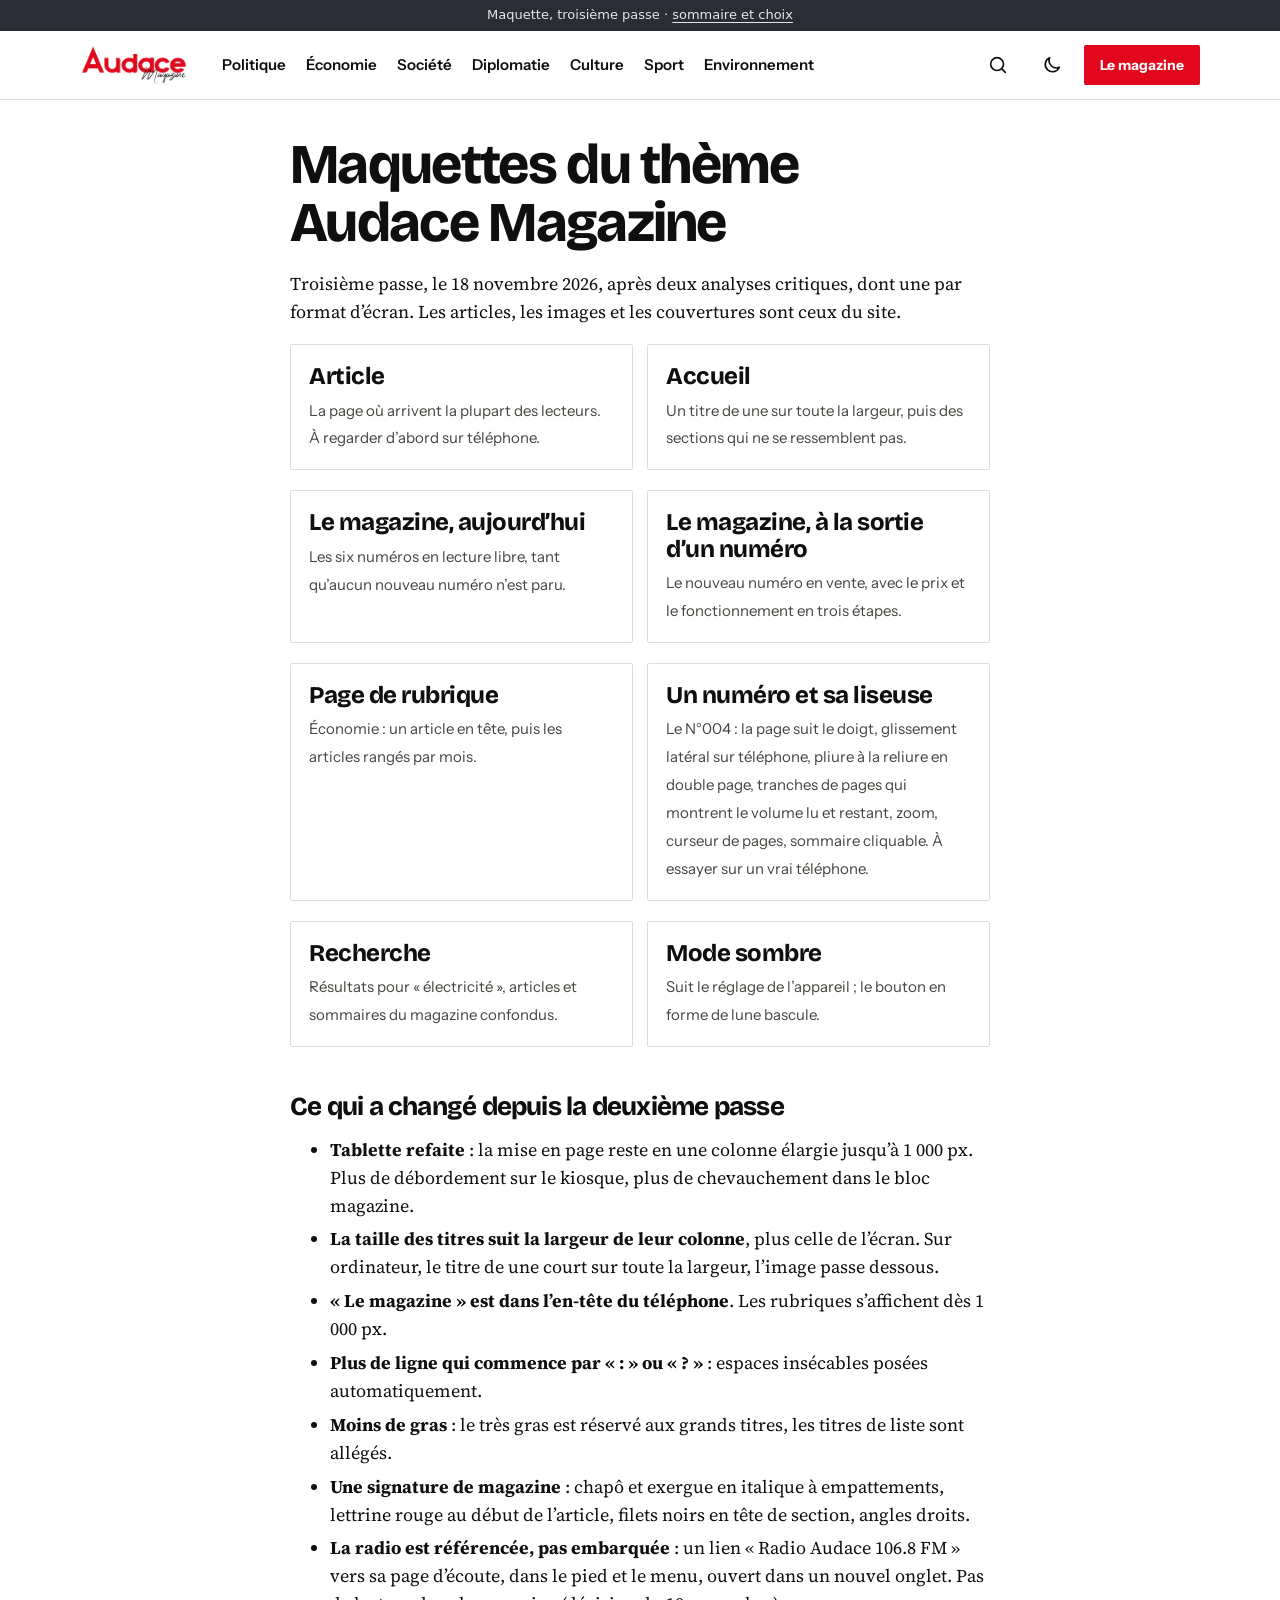
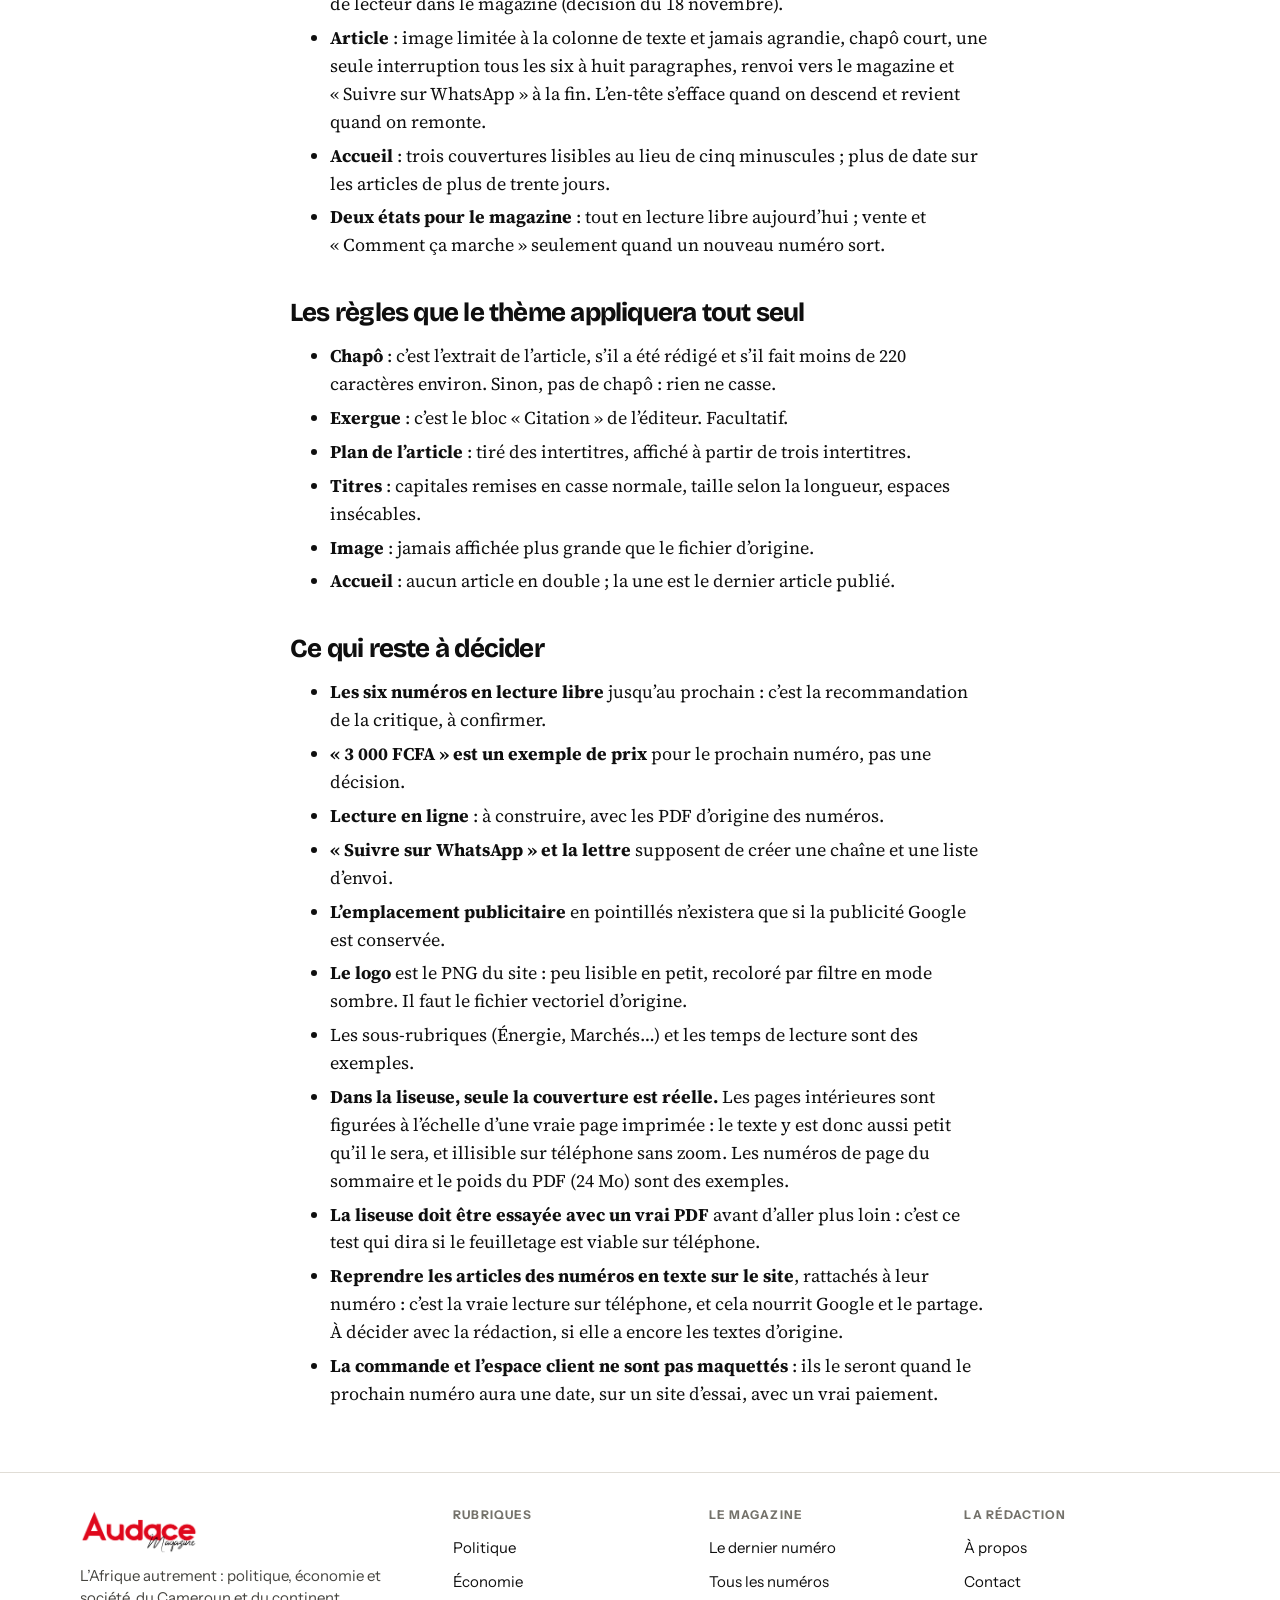
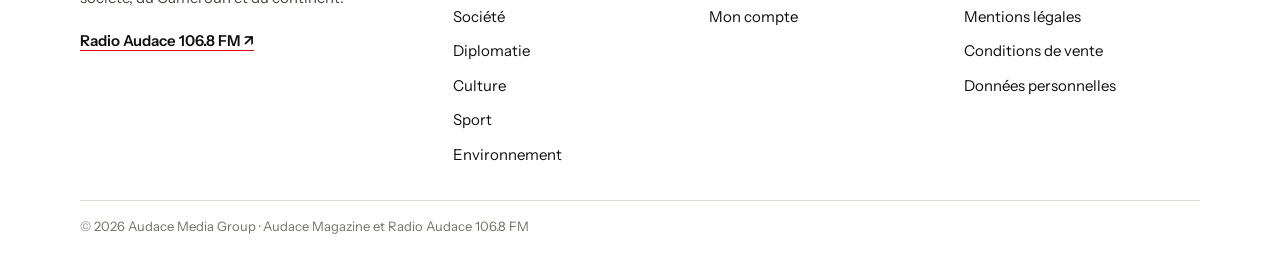
<file: design/index.html>
<!doctype html>
<html lang="fr">
<head>
<meta charset="utf-8">
<meta name="viewport" content="width=device-width, initial-scale=1">
<title>Maquettes du thème Audace Magazine — sommaire</title>
<!-- Maquette : polices chargées depuis Google Fonts. Dans le thème, elles seront hébergées localement (woff2). -->
<link rel="preconnect" href="https://fonts.googleapis.com">
<link rel="preconnect" href="https://fonts.gstatic.com" crossorigin>
<link href="https://fonts.googleapis.com/css2?family=Bricolage+Grotesque:opsz,wght@12..96,600..800&family=Instrument+Sans:wght@400..700&family=Source+Serif+4:ital,opsz,wght@0,8..60,400..600;1,8..60,400&display=swap" rel="stylesheet">
<link rel="stylesheet" href="maquette.css">
</head>
<body data-page="index">
<a class="evitement" href="#contenu">Aller au contenu</a>
<div data-entete></div>
<main id="contenu">

<div class="notice">
  <h1>Maquettes du thème Audace Magazine</h1>
  <p>Troisième passe, le 18 novembre 2026, après deux analyses critiques, dont une par format d’écran. Les articles, les images et les couvertures sont ceux du site.</p>

  <ul class="cartes">
    <li><a href="article.html"><b>Article</b><span>La page où arrivent la plupart des lecteurs. À regarder d’abord sur téléphone.</span></a></li>
    <li><a href="accueil.html"><b>Accueil</b><span>Un titre de une sur toute la largeur, puis des sections qui ne se ressemblent pas.</span></a></li>
    <li><a href="kiosque.html"><b>Le magazine, aujourd’hui</b><span>Les six numéros en lecture libre, tant qu’aucun nouveau numéro n’est paru.</span></a></li>
    <li><a href="kiosque-vente.html"><b>Le magazine, à la sortie d’un numéro</b><span>Le nouveau numéro en vente, avec le prix et le fonctionnement en trois étapes.</span></a></li>
    <li><a href="rubrique.html"><b>Page de rubrique</b><span>Économie : un article en tête, puis les articles rangés par mois.</span></a></li>
    <li><a href="numero.html"><b>Un numéro et sa liseuse</b><span>Le N°004 : la page suit le doigt, glissement latéral sur téléphone, pliure à la reliure en double page, tranches de pages qui montrent le volume lu et restant, zoom, curseur de pages, sommaire cliquable. À essayer sur un vrai téléphone.</span></a></li>
    <li><a href="recherche.html"><b>Recherche</b><span>Résultats pour « électricité », articles et sommaires du magazine confondus.</span></a></li>
    <li><a href="accueil.html?theme=sombre"><b>Mode sombre</b><span>Suit le réglage de l’appareil ; le bouton en forme de lune bascule.</span></a></li>
  </ul>

  <h2>Ce qui a changé depuis la deuxième passe</h2>
  <ul>
    <li><strong>Tablette refaite</strong> : la mise en page reste en une colonne élargie jusqu’à 1 000 px. Plus de débordement sur le kiosque, plus de chevauchement dans le bloc magazine.</li>
    <li><strong>La taille des titres suit la largeur de leur colonne</strong>, plus celle de l’écran. Sur ordinateur, le titre de une court sur toute la largeur, l’image passe dessous.</li>
    <li><strong>« Le magazine » est dans l’en-tête du téléphone</strong>. Les rubriques s’affichent dès 1 000 px.</li>
    <li><strong>Plus de ligne qui commence par « : » ou « ? »</strong> : espaces insécables posées automatiquement.</li>
    <li><strong>Moins de gras</strong> : le très gras est réservé aux grands titres, les titres de liste sont allégés.</li>
    <li><strong>Une signature de magazine</strong> : chapô et exergue en italique à empattements, lettrine rouge au début de l’article, filets noirs en tête de section, angles droits.</li>
    <li><strong>La radio est référencée, pas embarquée</strong> : un lien « Radio Audace 106.8 FM » vers sa page d’écoute, dans le pied et le menu, ouvert dans un nouvel onglet. Pas de lecteur dans le magazine (décision du 18 novembre).</li>
    <li><strong>Article</strong> : image limitée à la colonne de texte et jamais agrandie, chapô court, une seule interruption tous les six à huit paragraphes, renvoi vers le magazine et « Suivre sur WhatsApp » à la fin. L’en-tête s’efface quand on descend et revient quand on remonte.</li>
    <li><strong>Accueil</strong> : trois couvertures lisibles au lieu de cinq minuscules ; plus de date sur les articles de plus de trente jours.</li>
    <li><strong>Deux états pour le magazine</strong> : tout en lecture libre aujourd’hui ; vente et « Comment ça marche » seulement quand un nouveau numéro sort.</li>
  </ul>

  <h2>Les règles que le thème appliquera tout seul</h2>
  <ul>
    <li><strong>Chapô</strong> : c’est l’extrait de l’article, s’il a été rédigé et s’il fait moins de 220 caractères environ. Sinon, pas de chapô : rien ne casse.</li>
    <li><strong>Exergue</strong> : c’est le bloc « Citation » de l’éditeur. Facultatif.</li>
    <li><strong>Plan de l’article</strong> : tiré des intertitres, affiché à partir de trois intertitres.</li>
    <li><strong>Titres</strong> : capitales remises en casse normale, taille selon la longueur, espaces insécables.</li>
    <li><strong>Image</strong> : jamais affichée plus grande que le fichier d’origine.</li>
    <li><strong>Accueil</strong> : aucun article en double ; la une est le dernier article publié.</li>
  </ul>

  <h2>Ce qui reste à décider</h2>
  <ul>
    <li><strong>Les six numéros en lecture libre</strong> jusqu’au prochain : c’est la recommandation de la critique, à confirmer.</li>
    <li><strong>« 3 000 FCFA » est un exemple de prix</strong> pour le prochain numéro, pas une décision.</li>
    <li><strong>Lecture en ligne</strong> : à construire, avec les PDF d’origine des numéros.</li>
    <li><strong>« Suivre sur WhatsApp » et la lettre</strong> supposent de créer une chaîne et une liste d’envoi.</li>
    <li><strong>L’emplacement publicitaire</strong> en pointillés n’existera que si la publicité Google est conservée.</li>
    <li><strong>Le logo</strong> est le PNG du site : peu lisible en petit, recoloré par filtre en mode sombre. Il faut le fichier vectoriel d’origine.</li>
    <li>Les sous-rubriques (Énergie, Marchés…) et les temps de lecture sont des exemples.</li>
    <li><strong>Dans la liseuse, seule la couverture est réelle.</strong> Les pages intérieures sont figurées à l’échelle d’une vraie page imprimée : le texte y est donc aussi petit qu’il le sera, et illisible sur téléphone sans zoom. Les numéros de page du sommaire et le poids du PDF (24 Mo) sont des exemples.</li>
    <li><strong>La liseuse doit être essayée avec un vrai PDF</strong> avant d’aller plus loin : c’est ce test qui dira si le feuilletage est viable sur téléphone.</li>
    <li><strong>Reprendre les articles des numéros en texte sur le site</strong>, rattachés à leur numéro : c’est la vraie lecture sur téléphone, et cela nourrit Google et le partage. À décider avec la rédaction, si elle a encore les textes d’origine.</li>
    <li><strong>La commande et l’espace client ne sont pas maquettés</strong> : ils le seront quand le prochain numéro aura une date, sur un site d’essai, avec un vrai paiement.</li>
  </ul>
</div>
</main>
<footer data-pied></footer>
<script src="maquette.js"></script>
</body>
</html>
</file>
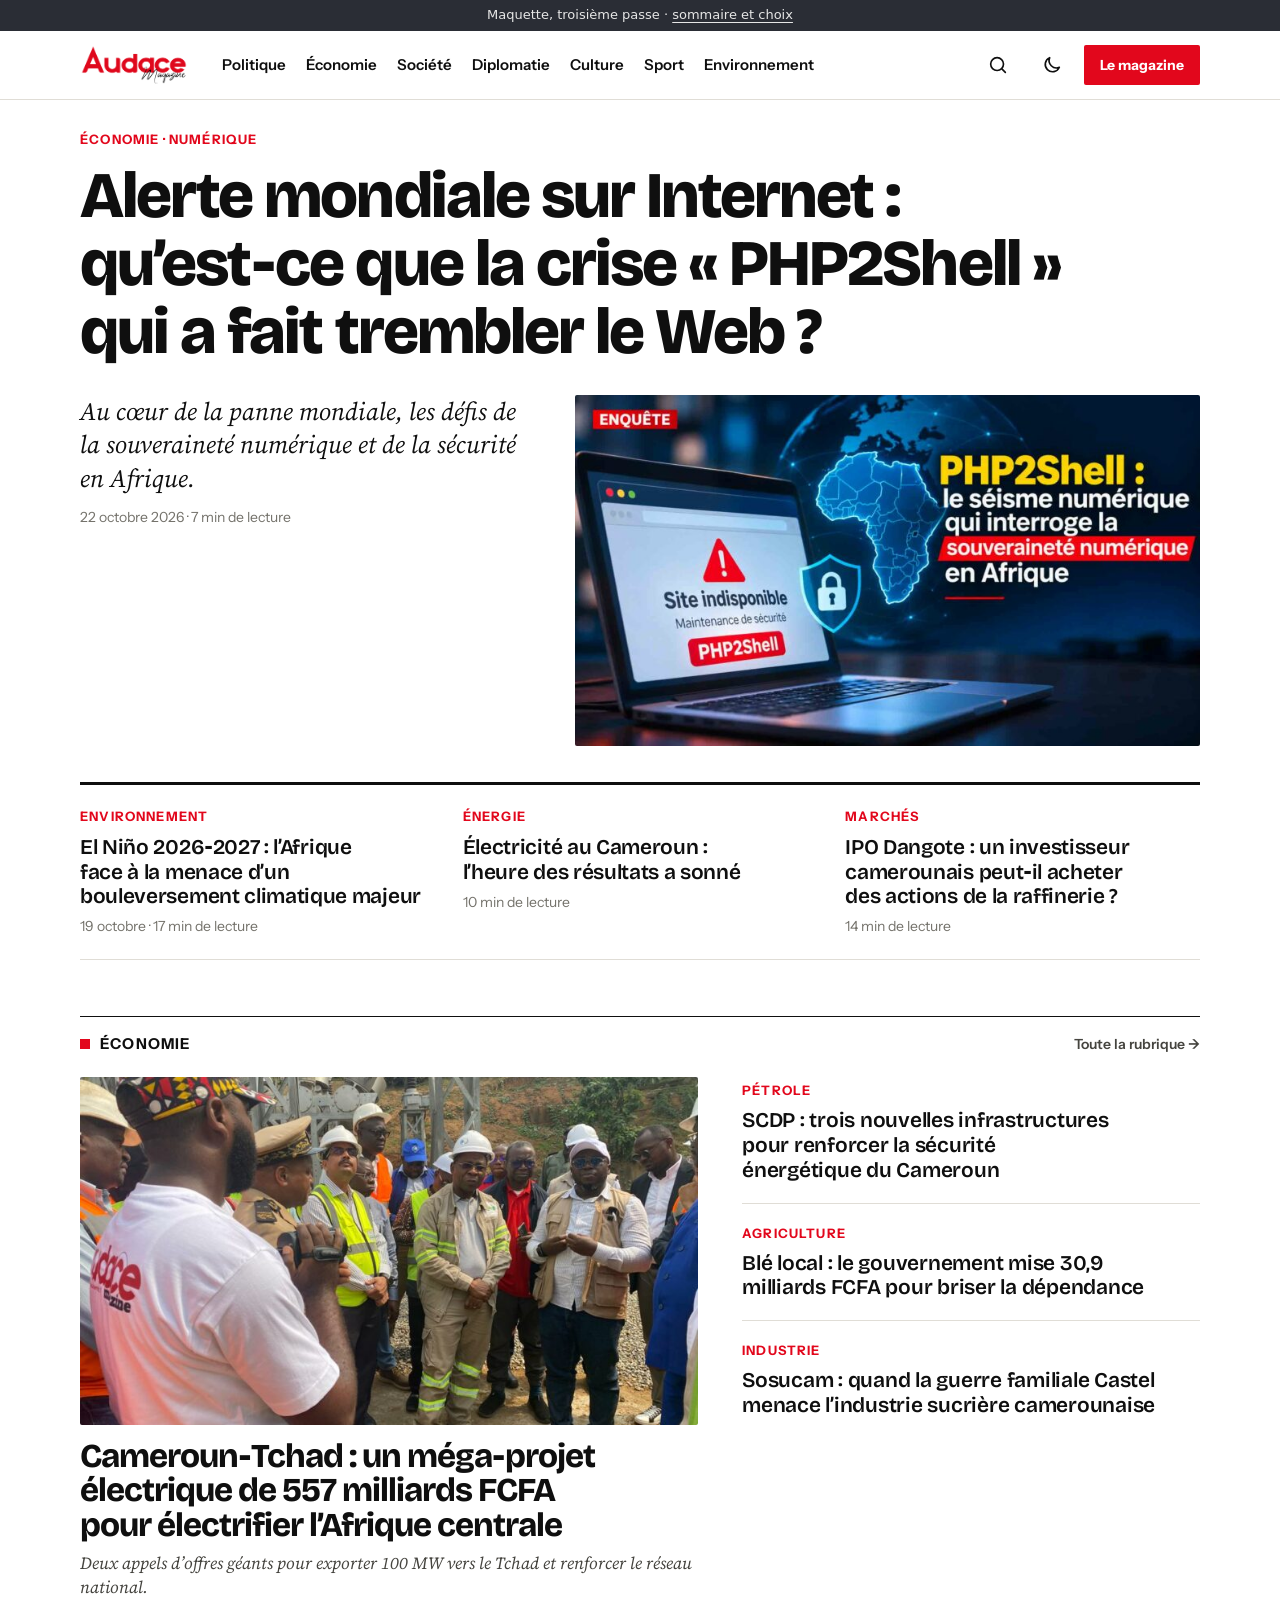
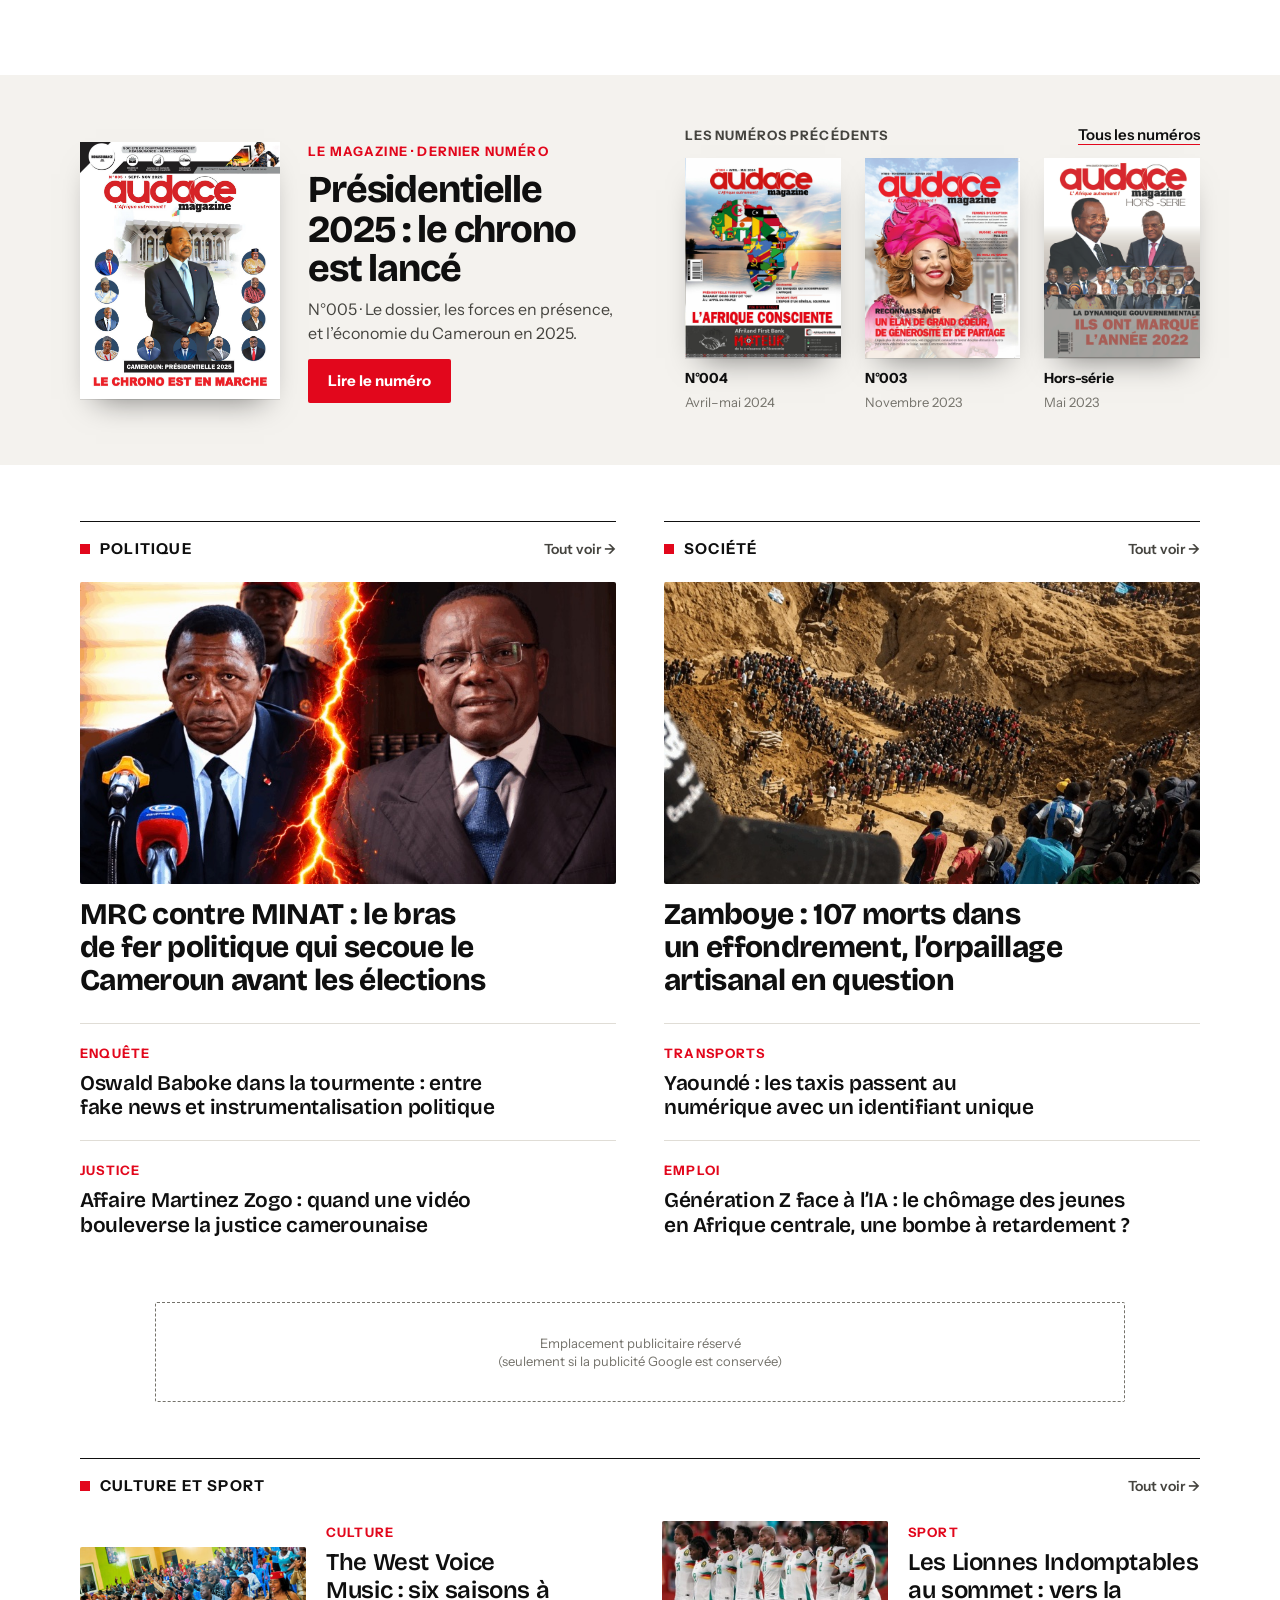
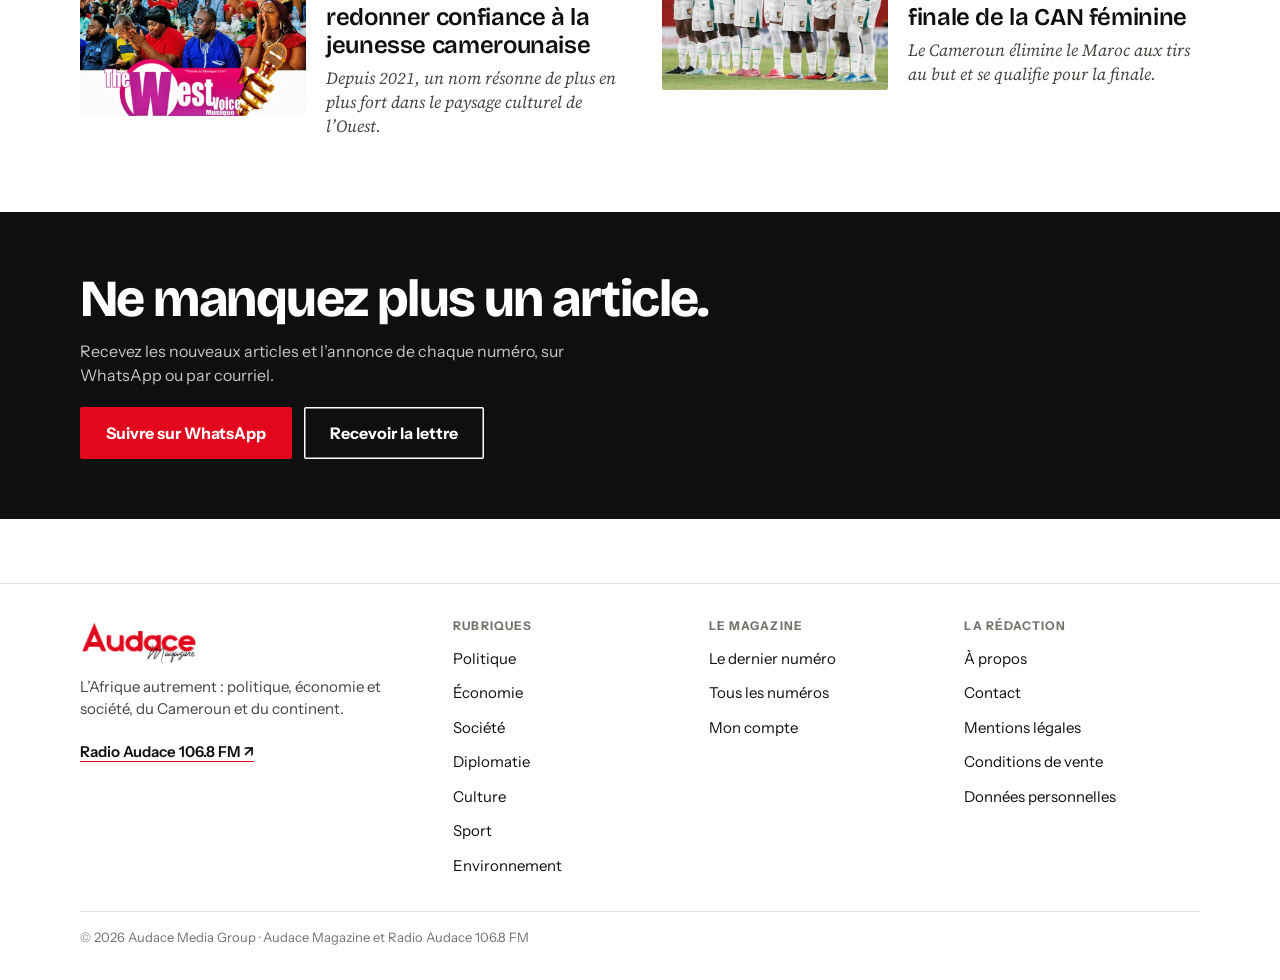
<file: design/accueil.html>
<!doctype html>
<html lang="fr">
<head>
<meta charset="utf-8">
<meta name="viewport" content="width=device-width, initial-scale=1">
<title>Audace Magazine — accueil (maquette)</title>
<!-- Maquette : polices chargées depuis Google Fonts. Dans le thème, elles seront hébergées localement (woff2). -->
<link rel="preconnect" href="https://fonts.googleapis.com">
<link rel="preconnect" href="https://fonts.gstatic.com" crossorigin>
<link href="https://fonts.googleapis.com/css2?family=Bricolage+Grotesque:opsz,wght@12..96,600..800&family=Instrument+Sans:wght@400..700&family=Source+Serif+4:ital,opsz,wght@0,8..60,400..600;1,8..60,400&display=swap" rel="stylesheet">
<link rel="stylesheet" href="maquette.css">
</head>
<body data-page="accueil">
<a class="evitement" href="#contenu">Aller au contenu</a>
<div data-entete></div>
<main id="contenu">

<section class="une"><div class="cadre">
  <a href="article.html">
    <span class="surtitre">Économie · Numérique</span>
    <h1 data-ajuste>Alerte mondiale sur Internet : qu’est-ce que la crise « PHP2Shell » qui a fait trembler le Web ?</h1>
    <div class="grille">
      <div><p class="chapo">Au cœur de la panne mondiale, les défis de la souveraineté numérique et de la sécurité en Afrique.</p>
      <span class="meta">22 octobre 2026 · 7 min de lecture</span></div>
      <div class="vignette"><img src="assets/article-786.jpg" alt=""></div>
    </div>
  </a>
  <div class="suite">
    <article><a href="article.html"><span class="surtitre">Environnement</span><h2>El Niño 2026-2027 : l’Afrique face à la menace d’un bouleversement climatique majeur</h2><span class="meta">19 octobre · 17 min de lecture</span></a></article>
    <article><a href="article.html"><span class="surtitre">Énergie</span><h2>Électricité au Cameroun : l’heure des résultats a sonné</h2><span class="meta">10 min de lecture</span></a></article>
    <article><a href="article.html"><span class="surtitre">Marchés</span><h2>IPO Dangote : un investisseur camerounais peut-il acheter des actions de la raffinerie ?</h2><span class="meta">14 min de lecture</span></a></article>
  </div>
</div></section>

<section><div class="cadre">
  <div class="tete-section"><h2>Économie</h2><a href="rubrique.html">Toute la rubrique →</a></div>
  <div class="rubrique">
    <a class="tete" href="article.html">
      <div class="vignette"><img src="assets/article-762.jpg" alt="" loading="lazy"></div>
      <h3>Cameroun-Tchad : un méga-projet électrique de 557 milliards FCFA pour électrifier l’Afrique centrale</h3>
      <p class="chapo">Deux appels d’offres géants pour exporter 100 MW vers le Tchad et renforcer le réseau national.</p>
      
    </a>
    <div class="lignes">
      <a class="ligne" href="article.html"><div><span class="surtitre">Pétrole</span><h3>SCDP : trois nouvelles infrastructures pour renforcer la sécurité énergétique du Cameroun</h3></div></a><a class="ligne" href="article.html"><div><span class="surtitre">Agriculture</span><h3>Blé local : le gouvernement mise 30,9 milliards FCFA pour briser la dépendance</h3></div></a><a class="ligne" href="article.html"><div><span class="surtitre">Industrie</span><h3>Sosucam : quand la guerre familiale Castel menace l’industrie sucrière camerounaise</h3></div></a>
    </div>
  </div>
</div></section>

<section class="magazine" aria-label="Le magazine"><div class="cadre"><div class="grille">
  <div class="dernier">
    <a class="couverture" href="kiosque.html"><img src="assets/couv-1.jpg" alt="Couverture du N°005 d’Audace Magazine" loading="lazy"></a>
    <div>
      <span class="surtitre">Le magazine · dernier numéro</span>
      <h2>Présidentielle 2025 : le chrono est lancé</h2>
      <p>N°005 · Le dossier, les forces en présence, et l’économie du Cameroun en 2025.</p>
      <a class="bouton" href="kiosque.html">Lire le numéro</a>
    </div>
  </div>
  <div class="archives">
    <div class="haut"><h3>Les numéros précédents</h3><a class="lien-fleche" href="kiosque.html#numeros">Tous les numéros</a></div>
    <div class="defile"><a href="numero.html"><div class="couverture"><img src="assets/couv-2.jpg" alt="Couverture N°004" loading="lazy"></div><b>N°004</b><span>Avril–mai 2024</span></a><a href="numero.html"><div class="couverture"><img src="assets/couv-3.jpg" alt="Couverture N°003" loading="lazy"></div><b>N°003</b><span>Novembre 2023</span></a><a href="numero.html"><div class="couverture"><img src="assets/couv-4.jpg" alt="Couverture Hors-série" loading="lazy"></div><b>Hors-série</b><span>Mai 2023</span></a></div>
  </div>
</div></div></section>

<section><div class="cadre"><div class="duo">
  <div>
    <div class="tete-section"><h2>Politique</h2><a href="rubrique.html">Tout voir →</a></div>
    <a class="grand-titre" href="article.html"><div class="vignette"><img src="assets/article-770.jpg" alt="" loading="lazy"></div><h3>MRC contre MINAT : le bras de fer politique qui secoue le Cameroun avant les élections</h3></a>
    <div class="lignes" style="border-top:1px solid var(--filet);padding-top:16px"><a class="ligne" href="article.html"><div><span class="surtitre">Enquête</span><h3>Oswald Baboke dans la tourmente : entre fake news et instrumentalisation politique</h3></div></a><a class="ligne" href="article.html"><div><span class="surtitre">Justice</span><h3>Affaire Martinez Zogo : quand une vidéo bouleverse la justice camerounaise</h3></div></a></div>
  </div>
  <div>
    <div class="tete-section"><h2>Société</h2><a href="rubrique.html">Tout voir →</a></div>
    <a class="grand-titre" href="article.html"><div class="vignette"><img src="assets/article-745.jpg" alt="" loading="lazy"></div><h3>Zamboye : 107 morts dans un effondrement, l’orpaillage artisanal en question</h3></a>
    <div class="lignes" style="border-top:1px solid var(--filet);padding-top:16px"><a class="ligne" href="article.html"><div><span class="surtitre">Transports</span><h3>Yaoundé : les taxis passent au numérique avec un identifiant unique</h3></div></a><a class="ligne" href="article.html"><div><span class="surtitre">Emploi</span><h3>Génération Z face à l’IA : le chômage des jeunes en Afrique centrale, une bombe à retardement ?</h3></div></a></div>
  </div>
</div></div></section>

<div class="cadre"><div class="pub">Emplacement publicitaire réservé<br>(seulement si la publicité Google est conservée)</div></div>

<section><div class="cadre">
  <div class="tete-section"><h2>Culture et sport</h2><a href="rubrique.html">Tout voir →</a></div>
  <div class="rangees">
    <article class="rangee"><a href="article.html"><div class="vignette"><img src="assets/article-760.jpg" alt="" loading="lazy"></div><div><span class="surtitre">Culture</span><h3>The West Voice Music : six saisons à redonner confiance à la jeunesse camerounaise</h3><p class="chapo">Depuis 2021, un nom résonne de plus en plus fort dans le paysage culturel de l’Ouest.</p></div></a></article>
    <article class="rangee"><a href="article.html"><div class="vignette"><img src="assets/article-737.jpg" alt="" loading="lazy"></div><div><span class="surtitre">Sport</span><h3>Les Lionnes Indomptables au sommet : vers la finale de la CAN féminine</h3><p class="chapo">Le Cameroun élimine le Maroc aux tirs au but et se qualifie pour la finale.</p></div></a></article>
  </div>
</div></section>

<section class="suivre" aria-label="Suivre Audace Magazine"><div class="cadre">
  <h2>Ne manquez plus un article.</h2>
  <p>Recevez les nouveaux articles et l’annonce de chaque numéro, sur WhatsApp ou par courriel.</p>
  <div class="actions"><a class="bouton grand" href="#">Suivre sur WhatsApp</a><a class="bouton grand contour" href="#">Recevoir la lettre</a></div>
</div></section>
</main>
<footer data-pied></footer>
<script src="maquette.js"></script>
</body>
</html>
</file>
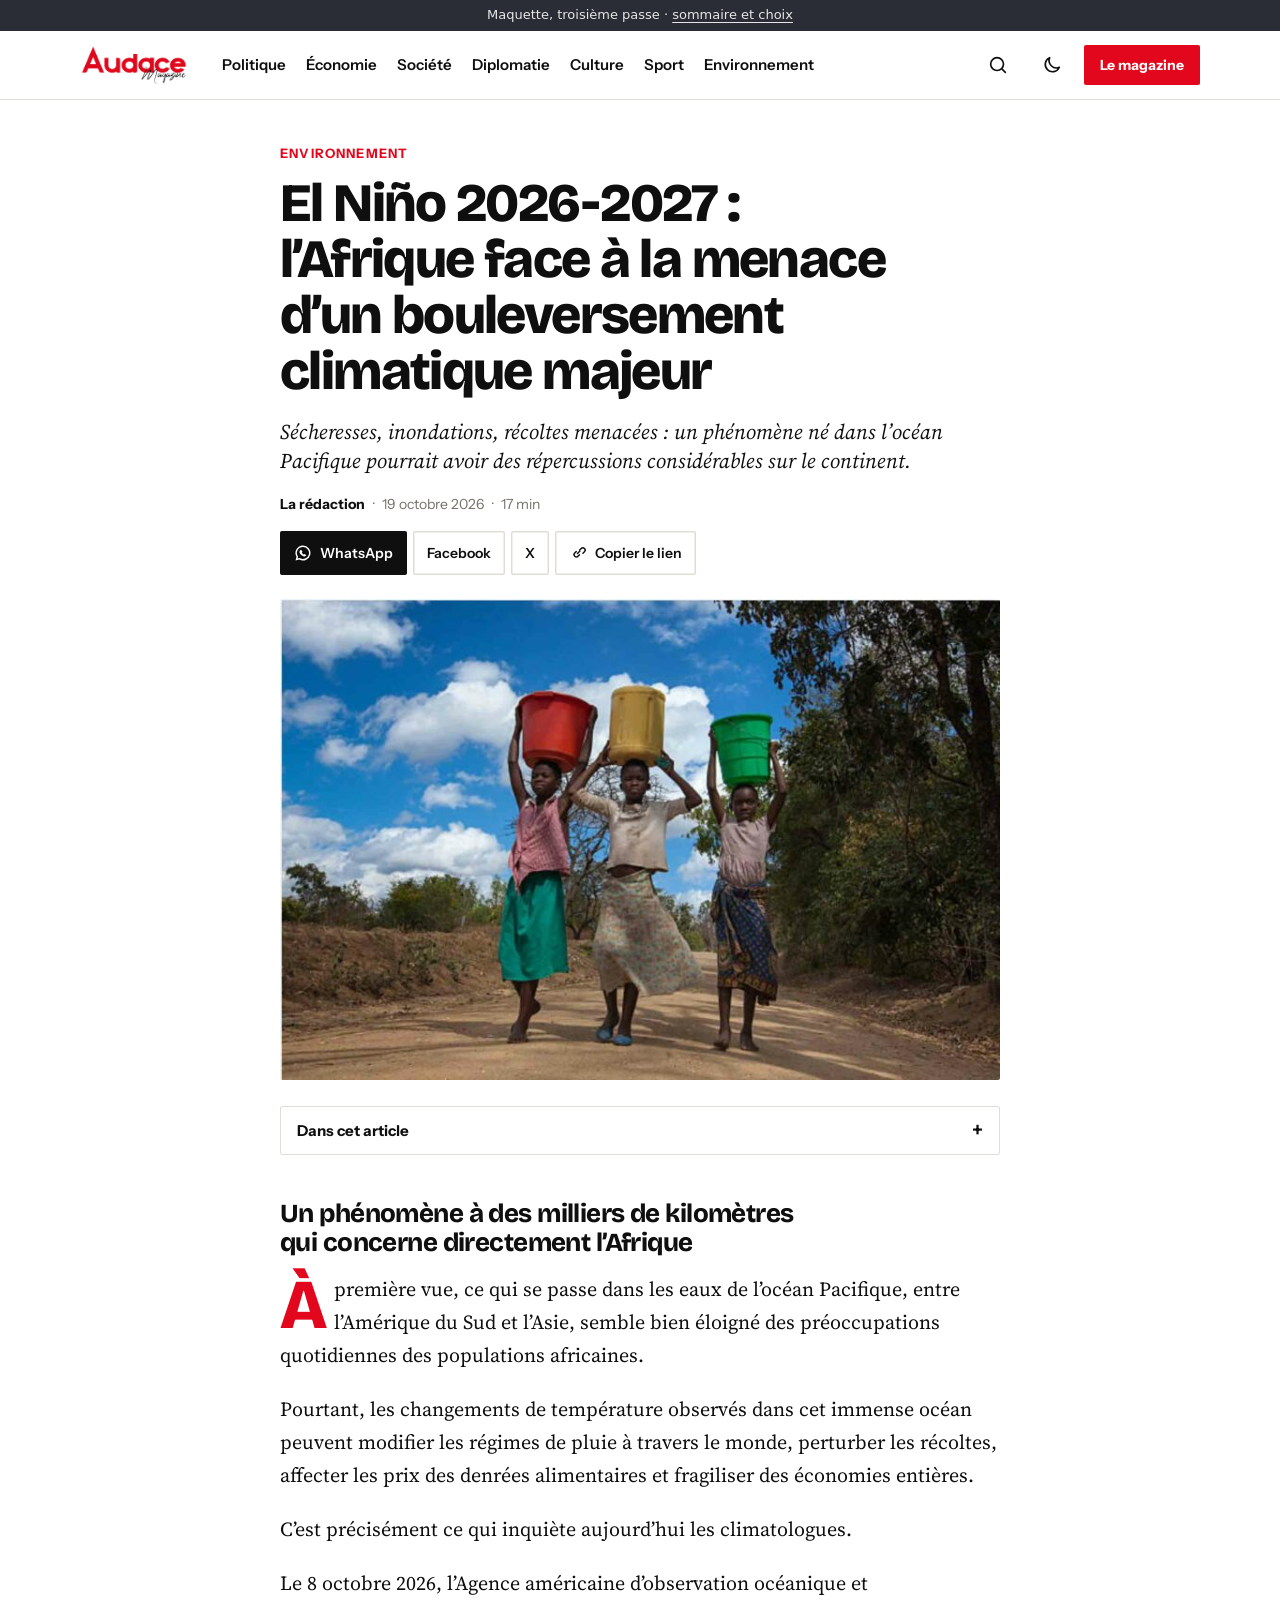
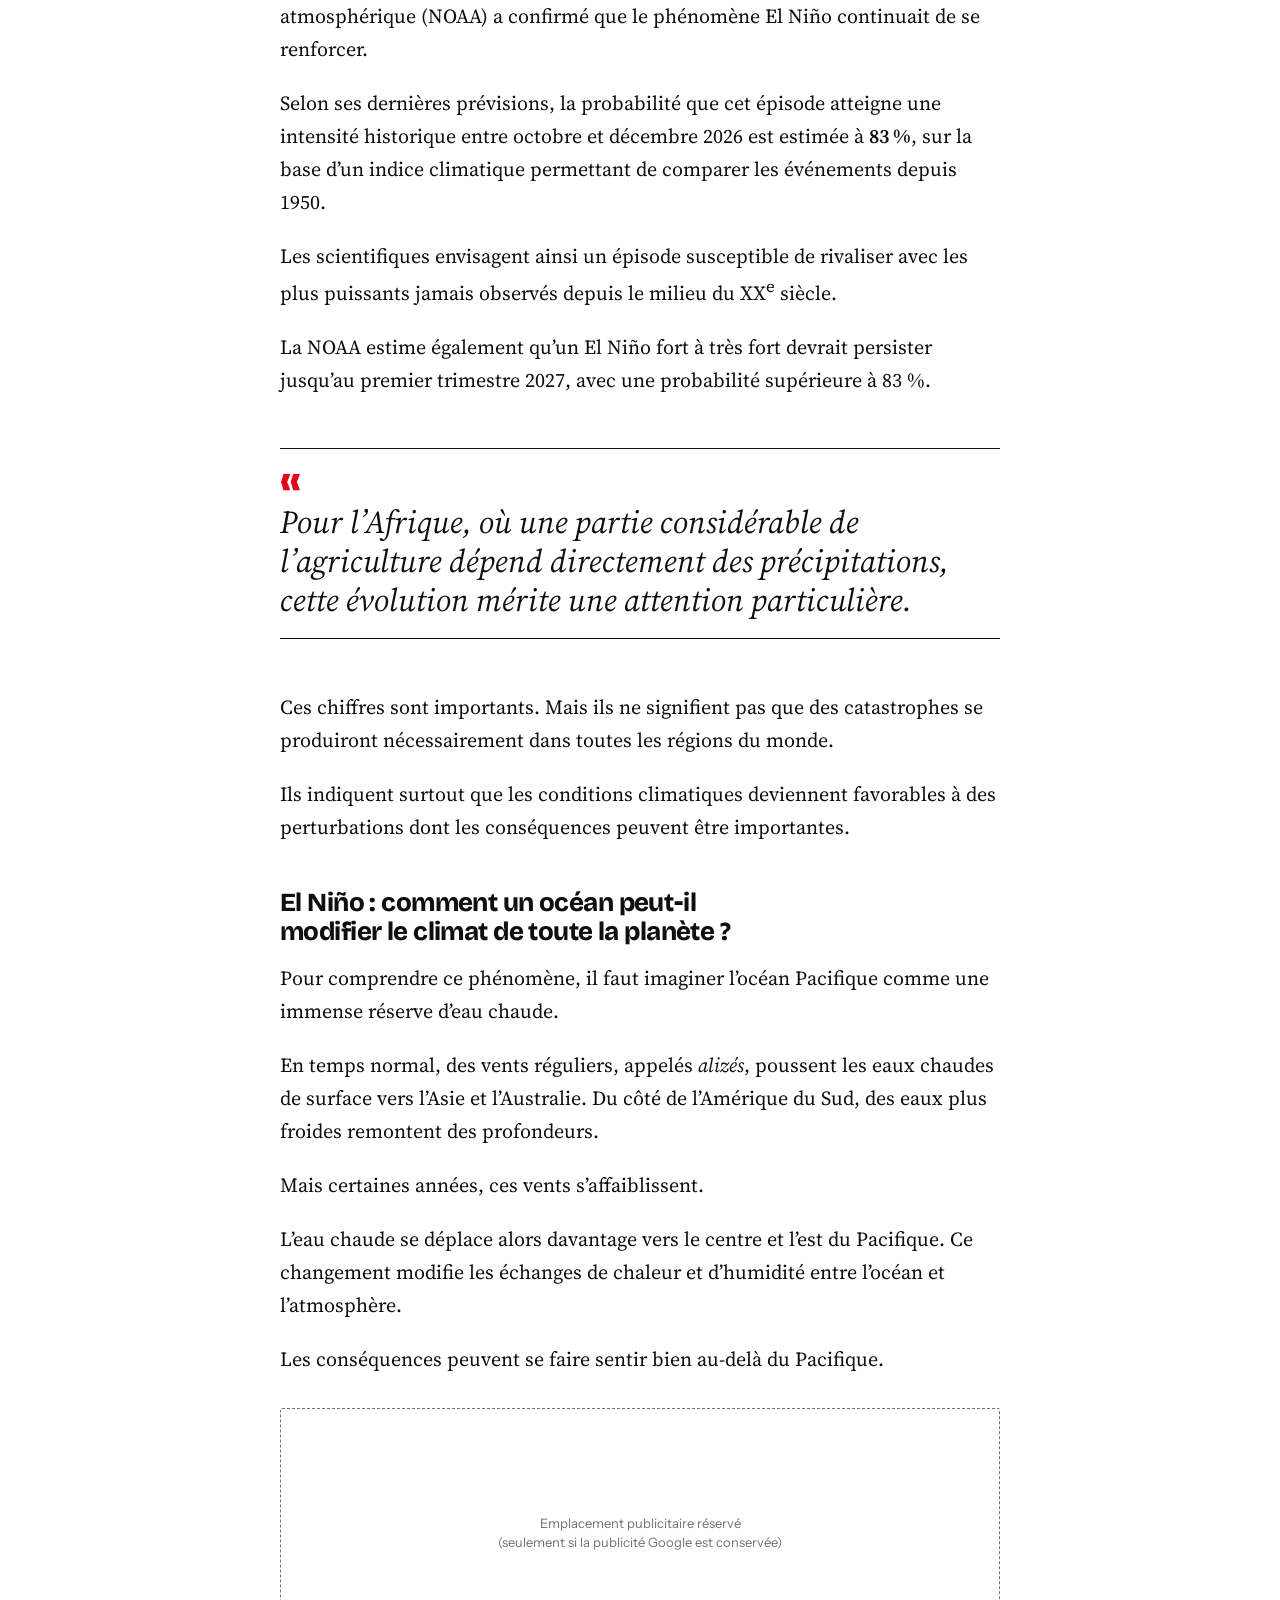
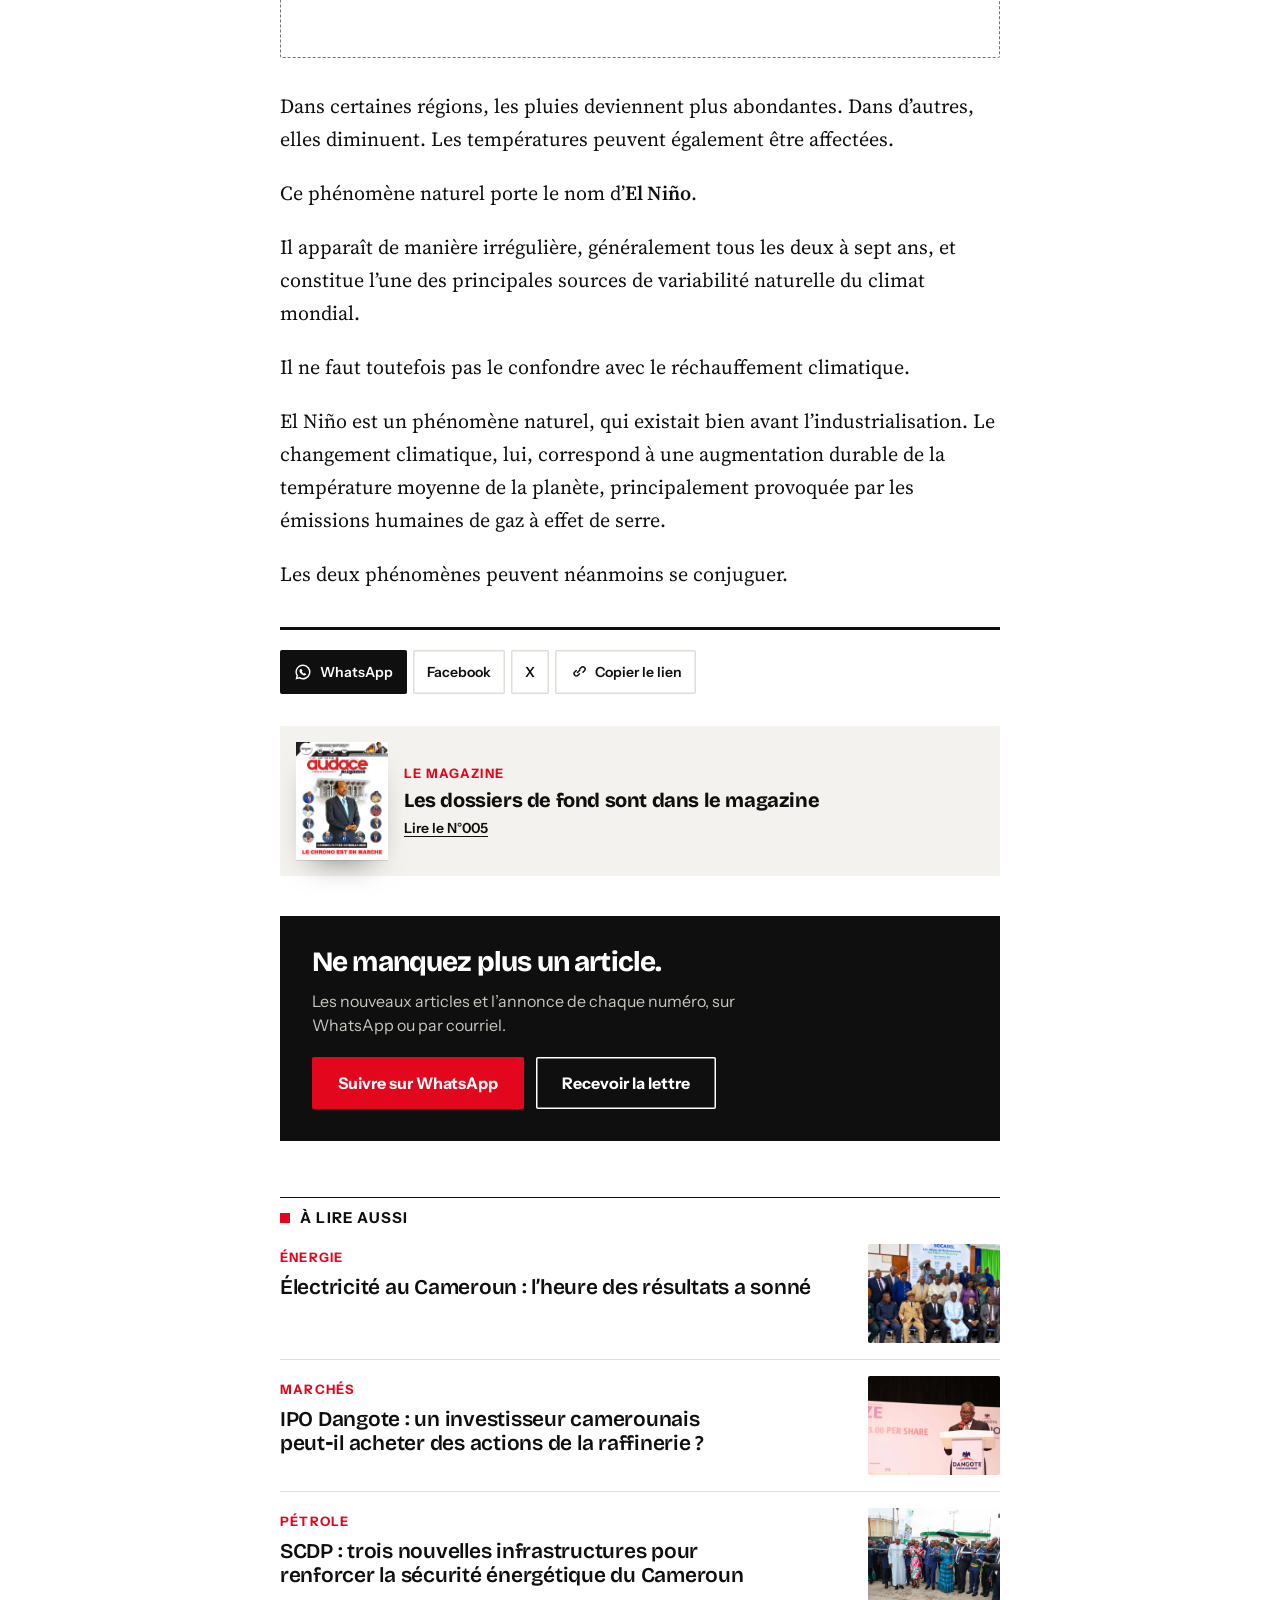
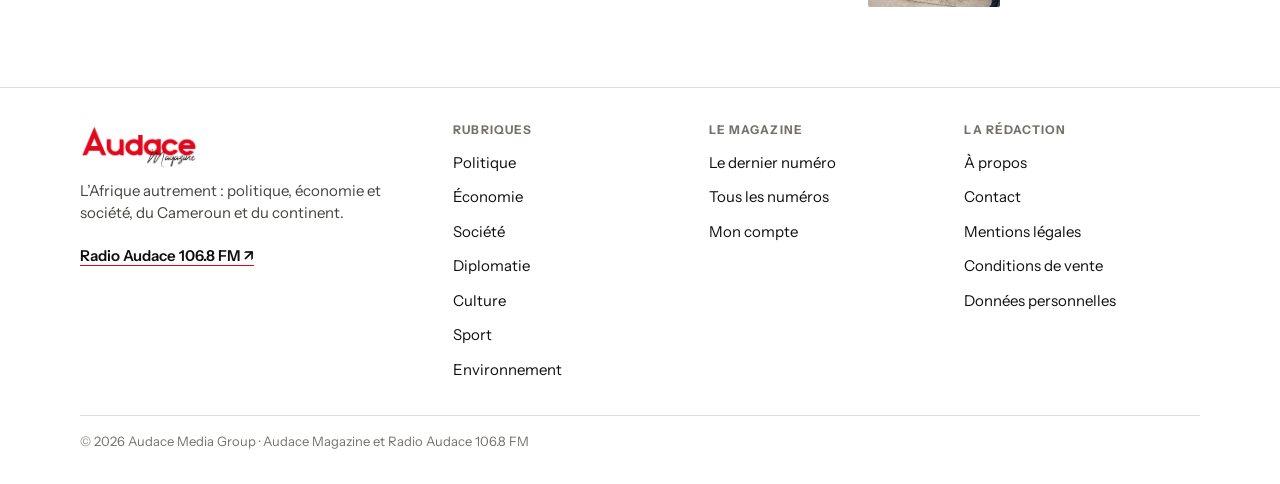
<file: design/article.html>
<!doctype html>
<html lang="fr">
<head>
<meta charset="utf-8">
<meta name="viewport" content="width=device-width, initial-scale=1">
<title>El Niño 2026-2027 : l’Afrique face à la menace d’un bouleversement climatique majeur — Audace Magazine (maquette)</title>
<!-- Maquette : polices chargées depuis Google Fonts. Dans le thème, elles seront hébergées localement (woff2). -->
<link rel="preconnect" href="https://fonts.googleapis.com">
<link rel="preconnect" href="https://fonts.gstatic.com" crossorigin>
<link href="https://fonts.googleapis.com/css2?family=Bricolage+Grotesque:opsz,wght@12..96,600..800&family=Instrument+Sans:wght@400..700&family=Source+Serif+4:ital,opsz,wght@0,8..60,400..600;1,8..60,400&display=swap" rel="stylesheet">
<link rel="stylesheet" href="maquette.css">
</head>
<body data-page="article">
<a class="evitement" href="#contenu">Aller au contenu</a>
<div data-entete></div>
<main id="contenu">

<div class="progression" aria-hidden="true"></div>
<article class="article"><div class="cadre">
  <header class="tete">
    <a class="surtitre" href="#">Environnement</a>
    <h1 data-ajuste>El Niño 2026-2027 : l’Afrique face à la menace d’un bouleversement climatique majeur</h1>
    <p class="chapo">Sécheresses, inondations, récoltes menacées : un phénomène né dans l’océan Pacifique pourrait avoir des répercussions considérables sur le continent.</p>
    <div class="signature"><b>La rédaction</b><span>·</span><time datetime="2026-10-19">19 octobre 2026</time><span>·</span><span>17 min</span></div>
    <div class="partage"><a class="whatsapp" href="#"><svg viewBox="0 0 24 24" aria-hidden="true"><path d="M12 2a10 10 0 0 0-8.6 15.1L2 22l5-1.3A10 10 0 1 0 12 2zm0 2a8 8 0 1 1-4.2 14.8l-.4-.2-2.6.7.7-2.5-.3-.4A8 8 0 0 1 12 4zm-3 4c-.3 0-.6.1-.8.4-.5.6-.9 1.300-.9 2.200 0 2 2.900 5.300 6.500 5.900 1 .1 1.900-.4 2.400-1.100.2-.3.2-.7 0-.9l-1.600-1c-.3-.2-.6-.1-.8.1l-.5.6c-1.300-.6-2.300-1.600-2.900-2.900l.6-.5c.2-.2.3-.5.1-.8L10 8.400c-.2-.3-.6-.4-1-.4z"/></svg>WhatsApp</a><a href="#">Facebook</a><a href="#">X</a><button data-copier><svg viewBox="0 0 24 24" aria-hidden="true"><path d="M10.6 13.4a1 1 0 0 1 0-1.400l3-3a1 1 0 1 1 1.400 1.400l-3 3a1 1 0 0 1-1.400 0zM7 17a4 4 0 0 1 0-5.700l2-2a1 1 0 0 1 1.400 1.400l-2 2a2 2 0 1 0 2.900 2.900l2-2a1 1 0 0 1 1.400 1.400l-2 2A4 4 0 0 1 7 17zm6.600-8.300a1 1 0 0 1 0-1.400l2-2A4 4 0 1 1 21.300 11l-2 2a1 1 0 0 1-1.400-1.400l2-2a2 2 0 1 0-2.900-2.900l-2 2a1 1 0 0 1-1.400 0z"/></svg><span class="long">Copier le lien</span><span class="court">Lien</span></button></div>
  </header>
  <figure>
    <div class="vignette"><img src="assets/article-783.jpg" width="768" height="513" alt="Trois enfants portent des seaux d’eau sur la tête, sur une piste de terre."></div>
  </figure>
  <div class="tete">
    <details class="plan">
      <summary>Dans cet article</summary>
      <ol>
        <li><a href="#s1">Un phénomène lointain qui concerne directement l’Afrique</a></li>
        <li><a href="#s2">Comment un océan peut modifier le climat de toute la planète</a></li>
        <li><a href="#s2">Ce que l’Afrique peut redouter</a></li>
        <li><a href="#s2">Les pays ont-ils les moyens d’y faire face ?</a></li>
      </ol>
    </details>
  </div>
  <div class="corps">
    <h2 id="s1">Un phénomène à des milliers de kilomètres qui concerne directement l’Afrique</h2>
    <p>À première vue, ce qui se passe dans les eaux de l’océan Pacifique, entre l’Amérique du Sud et l’Asie, semble bien éloigné des préoccupations quotidiennes des populations africaines.</p>
<p>Pourtant, les changements de température observés dans cet immense océan peuvent modifier les régimes de pluie à travers le monde, perturber les récoltes, affecter les prix des denrées alimentaires et fragiliser des économies entières.</p>
<p>C’est précisément ce qui inquiète aujourd’hui les climatologues.</p>
<p>Le 8 octobre 2026, l’Agence américaine d’observation océanique et atmosphérique (NOAA) a confirmé que le phénomène El Niño continuait de se renforcer.</p>
<p>Selon ses dernières prévisions, la probabilité que cet épisode atteigne une intensité historique entre octobre et décembre 2026 est estimée à <strong>83 %</strong>, sur la base d’un indice climatique permettant de comparer les événements depuis 1950.</p>
<p>Les scientifiques envisagent ainsi un épisode susceptible de rivaliser avec les plus puissants jamais observés depuis le milieu du XX<sup>e</sup> siècle.</p>
<p>La NOAA estime également qu’un El Niño fort à très fort devrait persister jusqu’au premier trimestre 2027, avec une probabilité supérieure à 83 %.</p>

    <blockquote class="exergue">Pour l’Afrique, où une partie considérable de l’agriculture dépend directement des précipitations, cette évolution mérite une attention particulière.</blockquote>
    <p>Ces chiffres sont importants. Mais ils ne signifient pas que des catastrophes se produiront nécessairement dans toutes les régions du monde.</p>
<p>Ils indiquent surtout que les conditions climatiques deviennent favorables à des perturbations dont les conséquences peuvent être importantes.</p>

    <h2 id="s2">El Niño : comment un océan peut-il modifier le climat de toute la planète ?</h2>
    <p>Pour comprendre ce phénomène, il faut imaginer l’océan Pacifique comme une immense réserve d’eau chaude.</p>
<p>En temps normal, des vents réguliers, appelés <em>alizés</em>, poussent les eaux chaudes de surface vers l’Asie et l’Australie. Du côté de l’Amérique du Sud, des eaux plus froides remontent des profondeurs.</p>
<p>Mais certaines années, ces vents s’affaiblissent.</p>
<p>L’eau chaude se déplace alors davantage vers le centre et l’est du Pacifique. Ce changement modifie les échanges de chaleur et d’humidité entre l’océan et l’atmosphère.</p>
<p>Les conséquences peuvent se faire sentir bien au-delà du Pacifique.</p>
<div class="pub">Emplacement publicitaire réservé<br>(seulement si la publicité Google est conservée)</div><p>Dans certaines régions, les pluies deviennent plus abondantes. Dans d’autres, elles diminuent. Les températures peuvent également être affectées.</p>
<p>Ce phénomène naturel porte le nom d’<strong>El Niño</strong>.</p>
<p>Il apparaît de manière irrégulière, généralement tous les deux à sept ans, et constitue l’une des principales sources de variabilité naturelle du climat mondial.</p>
<p>Il ne faut toutefois pas le confondre avec le réchauffement climatique.</p>
<p>El Niño est un phénomène naturel, qui existait bien avant l’industrialisation. Le changement climatique, lui, correspond à une augmentation durable de la température moyenne de la planète, principalement provoquée par les émissions humaines de gaz à effet de serre.</p>
<p>Les deux phénomènes peuvent néanmoins se conjuguer.</p>

  </div>
  <div class="fin">
    <div class="partage"><a class="whatsapp" href="#"><svg viewBox="0 0 24 24" aria-hidden="true"><path d="M12 2a10 10 0 0 0-8.6 15.1L2 22l5-1.3A10 10 0 1 0 12 2zm0 2a8 8 0 1 1-4.2 14.8l-.4-.2-2.6.7.7-2.5-.3-.4A8 8 0 0 1 12 4zm-3 4c-.3 0-.6.1-.8.4-.5.6-.9 1.300-.9 2.200 0 2 2.900 5.300 6.500 5.900 1 .1 1.900-.4 2.400-1.100.2-.3.2-.7 0-.9l-1.600-1c-.3-.2-.6-.1-.8.1l-.5.6c-1.300-.6-2.300-1.600-2.900-2.900l.6-.5c.2-.2.3-.5.1-.8L10 8.400c-.2-.3-.6-.4-1-.4z"/></svg>WhatsApp</a><a href="#">Facebook</a><a href="#">X</a><button data-copier><svg viewBox="0 0 24 24" aria-hidden="true"><path d="M10.6 13.4a1 1 0 0 1 0-1.400l3-3a1 1 0 1 1 1.400 1.400l-3 3a1 1 0 0 1-1.400 0zM7 17a4 4 0 0 1 0-5.700l2-2a1 1 0 0 1 1.400 1.400l-2 2a2 2 0 1 0 2.900 2.900l2-2a1 1 0 0 1 1.400 1.400l-2 2A4 4 0 0 1 7 17zm6.600-8.300a1 1 0 0 1 0-1.400l2-2A4 4 0 1 1 21.300 11l-2 2a1 1 0 0 1-1.400-1.400l2-2a2 2 0 1 0-2.900-2.900l-2 2a1 1 0 0 1-1.400 0z"/></svg><span class="long">Copier le lien</span><span class="court">Lien</span></button></div>
    <a class="renvoi" href="kiosque.html">
      <div class="couverture"><img src="assets/couv-1.jpg" alt="" loading="lazy"></div>
      <div><span class="surtitre">Le magazine</span><b>Les dossiers de fond sont dans le magazine</b><span class="lien">Lire le N°005</span></div>
    </a>
    <aside class="suivre" aria-label="Suivre Audace Magazine"><h2>Ne manquez plus un article.</h2><p>Les nouveaux articles et l’annonce de chaque numéro, sur WhatsApp ou par courriel.</p><div class="actions"><a class="bouton grand" href="#">Suivre sur WhatsApp</a><a class="bouton grand contour" href="#">Recevoir la lettre</a></div></aside>
  </div>
</div>

<section><div class="cadre" style="max-width:calc(720px + 2 * var(--marge))">
  <div class="tete-section"><h2>À lire aussi</h2></div>
  <div class="lignes"><a class="ligne" href="article.html"><div><span class="surtitre">Énergie</span><h3>Électricité au Cameroun : l’heure des résultats a sonné</h3></div><div class="vignette"><img src="assets/article-778.jpg" alt="" loading="lazy"></div></a><a class="ligne" href="article.html"><div><span class="surtitre">Marchés</span><h3>IPO Dangote : un investisseur camerounais peut-il acheter des actions de la raffinerie ?</h3></div><div class="vignette"><img src="assets/article-776.jpg" alt="" loading="lazy"></div></a><a class="ligne" href="article.html"><div><span class="surtitre">Pétrole</span><h3>SCDP : trois nouvelles infrastructures pour renforcer la sécurité énergétique du Cameroun</h3></div><div class="vignette"><img src="assets/article-764.jpg" alt="" loading="lazy"></div></a></div>
</div></section>
</article>
<div class="barre-partage"><a class="bouton" href="#"><svg viewBox="0 0 24 24" aria-hidden="true"><path d="M12 2a10 10 0 0 0-8.6 15.1L2 22l5-1.3A10 10 0 1 0 12 2zm0 2a8 8 0 1 1-4.2 14.8l-.4-.2-2.6.7.7-2.5-.3-.4A8 8 0 0 1 12 4zm-3 4c-.3 0-.6.1-.8.4-.5.6-.9 1.300-.9 2.200 0 2 2.900 5.300 6.500 5.900 1 .1 1.900-.4 2.400-1.100.2-.3.2-.7 0-.9l-1.600-1c-.3-.2-.6-.1-.8.1l-.5.6c-1.300-.6-2.300-1.600-2.900-2.900l.6-.5c.2-.2.3-.5.1-.8L10 8.400c-.2-.3-.6-.4-1-.4z"/></svg>Partager sur WhatsApp</a><button class="bouton contour" data-copier aria-label="Partager ou copier le lien"><svg viewBox="0 0 24 24" aria-hidden="true"><path d="M10.6 13.4a1 1 0 0 1 0-1.400l3-3a1 1 0 1 1 1.400 1.400l-3 3a1 1 0 0 1-1.400 0zM7 17a4 4 0 0 1 0-5.700l2-2a1 1 0 0 1 1.400 1.400l-2 2a2 2 0 1 0 2.900 2.900l2-2a1 1 0 0 1 1.400 1.400l-2 2A4 4 0 0 1 7 17zm6.600-8.300a1 1 0 0 1 0-1.400l2-2A4 4 0 1 1 21.300 11l-2 2a1 1 0 0 1-1.400-1.400l2-2a2 2 0 1 0-2.900-2.900l-2 2a1 1 0 0 1-1.400 0z"/></svg><span>Lien</span></button></div>
</main>
<footer data-pied></footer>
<script src="maquette.js"></script>
</body>
</html>
</file>
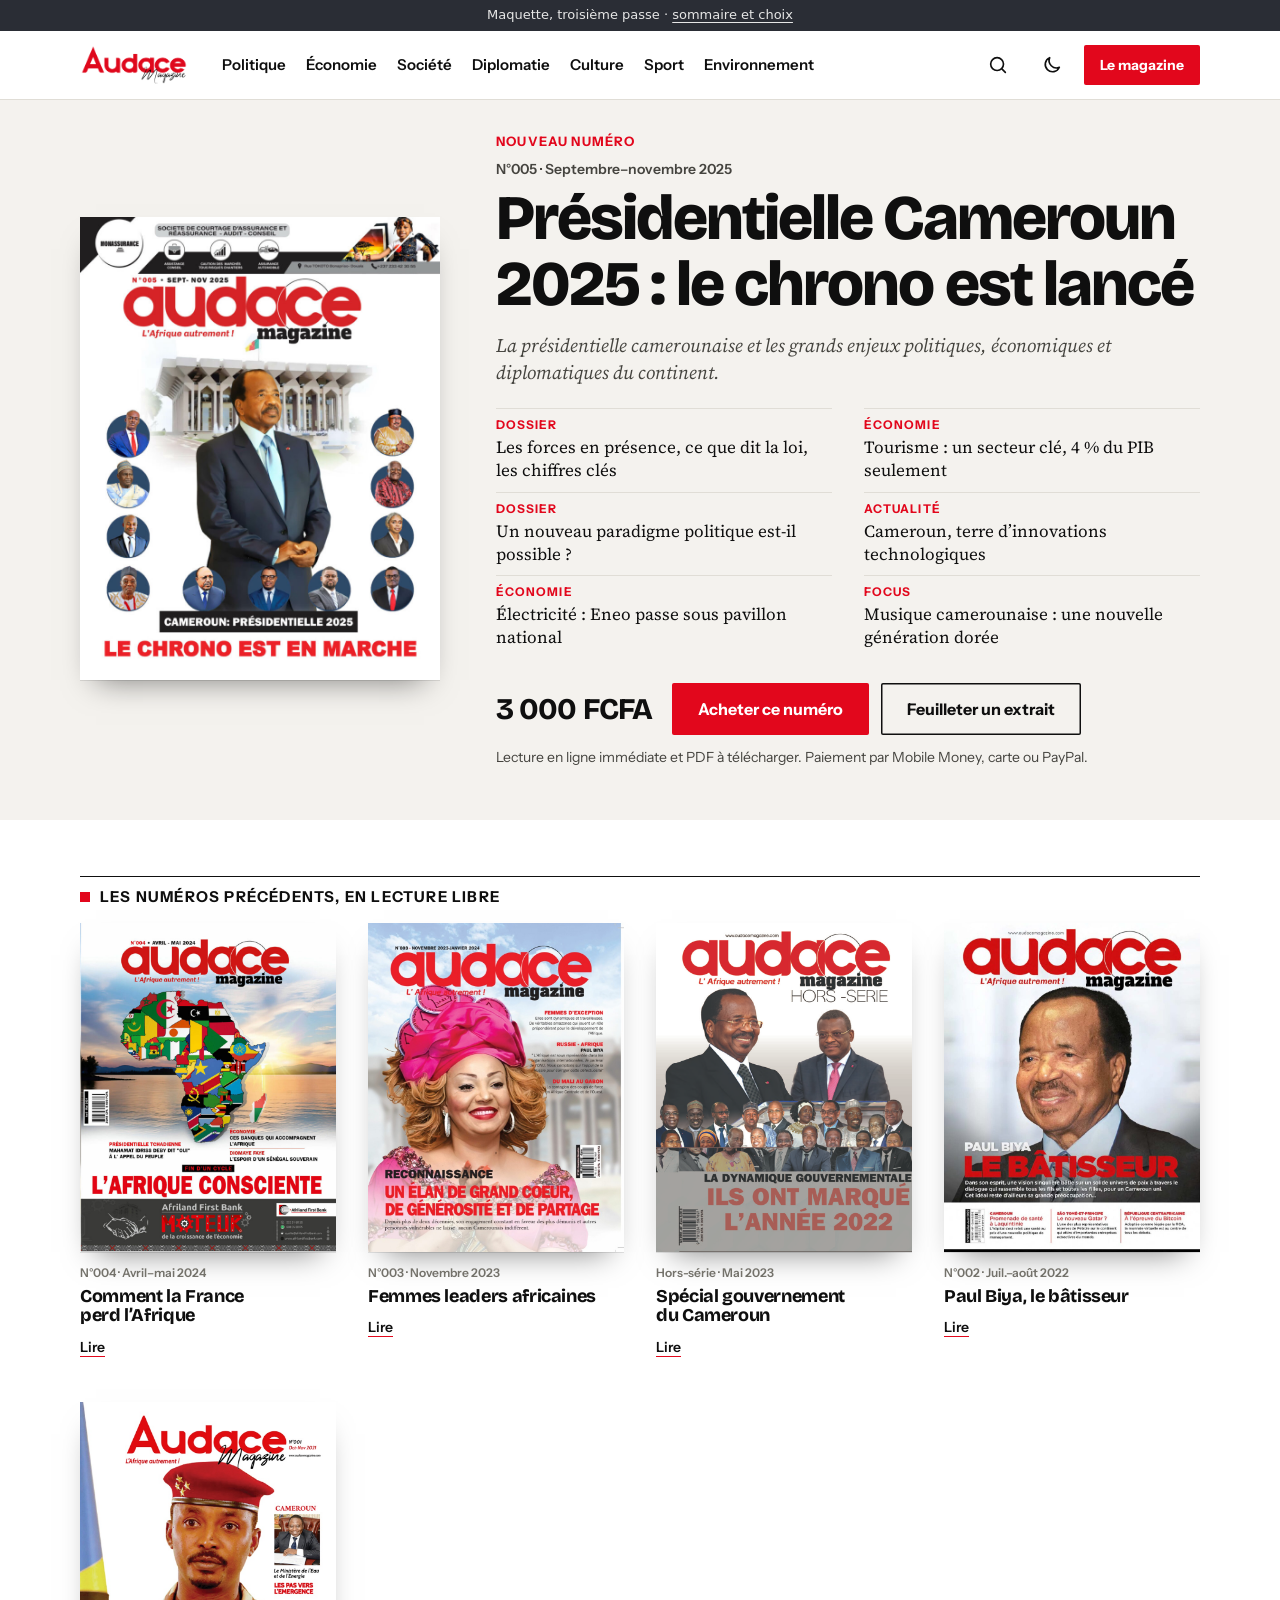
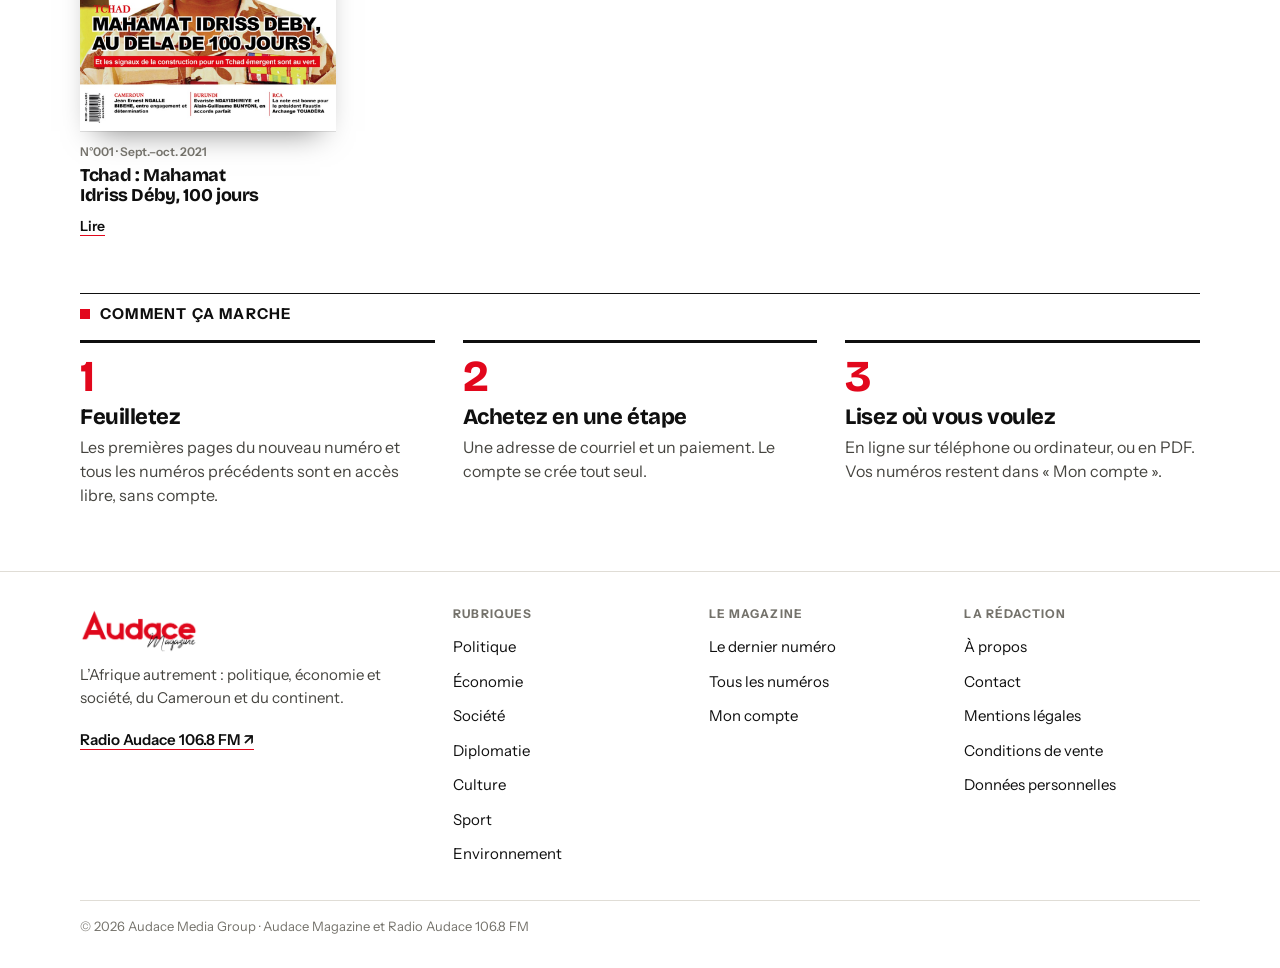
<file: design/kiosque-vente.html>
<!doctype html>
<html lang="fr">
<head>
<meta charset="utf-8">
<meta name="viewport" content="width=device-width, initial-scale=1">
<title>Audace Magazine — le magazine (maquette)</title>
<!-- Maquette : polices chargées depuis Google Fonts. Dans le thème, elles seront hébergées localement (woff2). -->
<link rel="preconnect" href="https://fonts.googleapis.com">
<link rel="preconnect" href="https://fonts.gstatic.com" crossorigin>
<link href="https://fonts.googleapis.com/css2?family=Bricolage+Grotesque:opsz,wght@12..96,600..800&family=Instrument+Sans:wght@400..700&family=Source+Serif+4:ital,opsz,wght@0,8..60,400..600;1,8..60,400&display=swap" rel="stylesheet">
<link rel="stylesheet" href="maquette.css">
</head>
<body data-page="kiosque">
<a class="evitement" href="#contenu">Aller au contenu</a>
<div data-entete></div>
<main id="contenu">

<section class="numero" style="padding-top:28px"><div class="cadre">
  <div class="couverture"><img src="assets/couv-1.jpg" alt="Couverture du N°005 d’Audace Magazine"></div>
  <div class="infos">
    <span class="surtitre">Nouveau numéro</span>
    <div class="periode">N°005 · Septembre–novembre 2025</div>
    <h1>Présidentielle Cameroun 2025 : le chrono est lancé</h1>
    <p class="chapo">La présidentielle camerounaise et les grands enjeux politiques, économiques et diplomatiques du continent.</p>
    <ul class="sommaire">
      <li><small>Dossier</small>Les forces en présence, ce que dit la loi, les chiffres clés</li>
      <li><small>Dossier</small>Un nouveau paradigme politique est-il possible ?</li>
      <li><small>Économie</small>Électricité : Eneo passe sous pavillon national</li>
      <li><small>Économie</small>Tourisme : un secteur clé, 4 % du PIB seulement</li>
      <li><small>Actualité</small>Cameroun, terre d’innovations technologiques</li>
      <li><small>Focus</small>Musique camerounaise : une nouvelle génération dorée</li>
    </ul>
    <div class="achat"><span class="prix">3 000 FCFA</span><a class="bouton grand" href="#">Acheter ce numéro</a><a class="bouton grand contour" href="#">Feuilleter un extrait</a></div>
    <p class="rassurance">Lecture en ligne immédiate et PDF à télécharger. Paiement par Mobile Money, carte ou PayPal.</p>
  </div>
</div></section>

<section id="numeros"><div class="cadre">
  <div class="tete-section"><h2>Les numéros précédents, en lecture libre</h2></div>
  <div class="numeros"><a href="numero.html"><div class="couverture"><img src="assets/couv-2.jpg" alt="Couverture N°004" loading="lazy"></div><span class="periode">N°004 · Avril–mai 2024</span><h3>Comment la France perd l’Afrique</h3><span class="pastille">Lire</span></a><a href="numero.html"><div class="couverture"><img src="assets/couv-3.jpg" alt="Couverture N°003" loading="lazy"></div><span class="periode">N°003 · Novembre 2023</span><h3>Femmes leaders africaines</h3><span class="pastille">Lire</span></a><a href="numero.html"><div class="couverture"><img src="assets/couv-4.jpg" alt="Couverture Hors-série" loading="lazy"></div><span class="periode">Hors-série · Mai 2023</span><h3>Spécial gouvernement du Cameroun</h3><span class="pastille">Lire</span></a><a href="numero.html"><div class="couverture"><img src="assets/couv-5.jpg" alt="Couverture N°002" loading="lazy"></div><span class="periode">N°002 · Juil.–août 2022</span><h3>Paul Biya, le bâtisseur</h3><span class="pastille">Lire</span></a><a href="numero.html"><div class="couverture"><img src="assets/couv-6.jpg" alt="Couverture N°001" loading="lazy"></div><span class="periode">N°001 · Sept.–oct. 2021</span><h3>Tchad : Mahamat Idriss Déby, 100 jours</h3><span class="pastille">Lire</span></a></div>
</div></section>
<section><div class="cadre">
  <div class="tete-section"><h2>Comment ça marche</h2></div>
  <ol class="etapes">
    <li><b>Feuilletez</b><p>Les premières pages du nouveau numéro et tous les numéros précédents sont en accès libre, sans compte.</p></li>
    <li><b>Achetez en une étape</b><p>Une adresse de courriel et un paiement. Le compte se crée tout seul.</p></li>
    <li><b>Lisez où vous voulez</b><p>En ligne sur téléphone ou ordinateur, ou en PDF. Vos numéros restent dans « Mon compte ».</p></li>
  </ol>
</div></section></main>
<footer data-pied></footer>
<script src="maquette.js"></script>
</body>
</html>
</file>
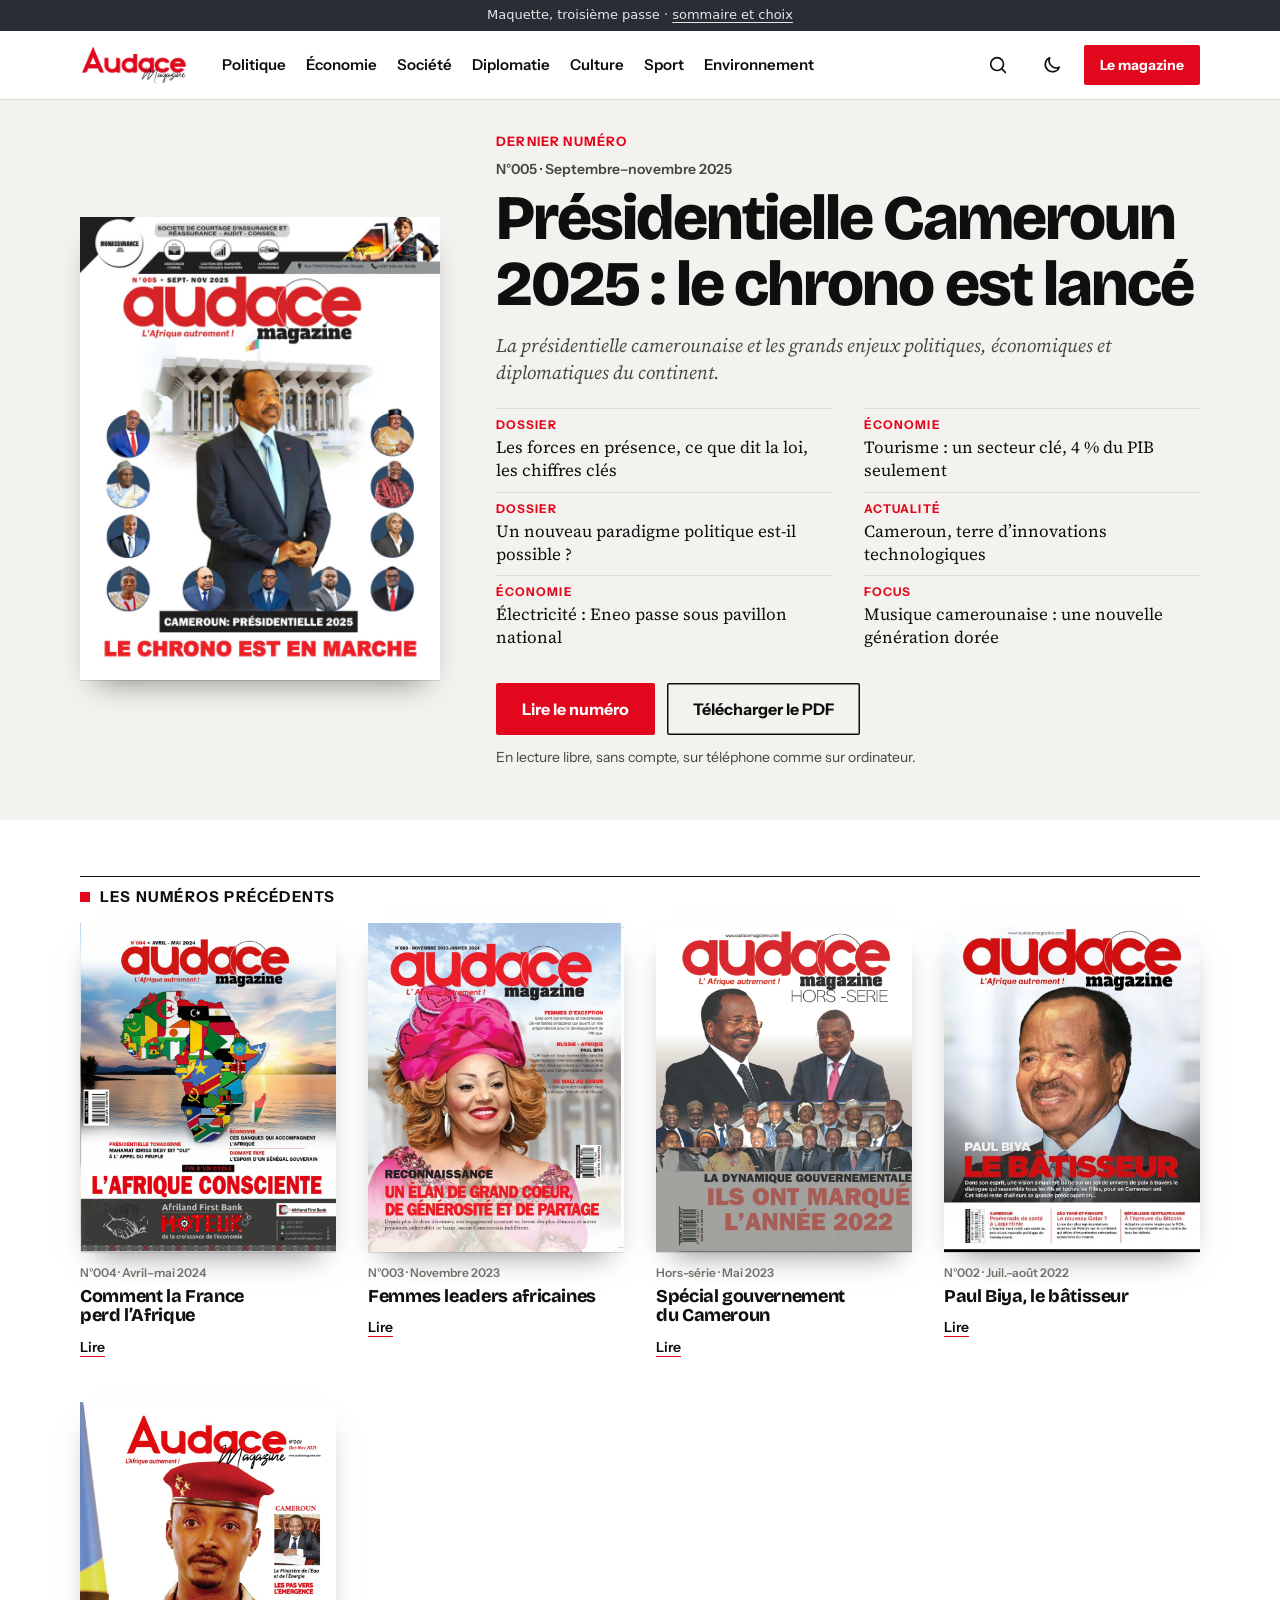
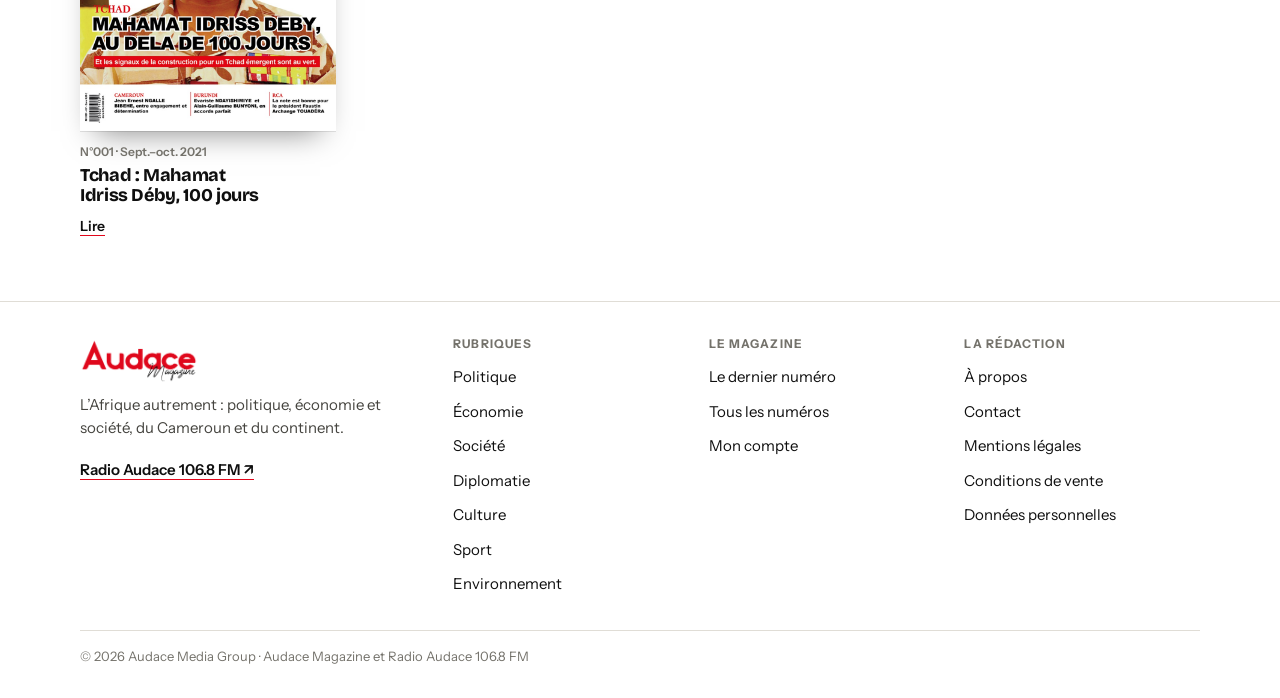
<file: design/kiosque.html>
<!doctype html>
<html lang="fr">
<head>
<meta charset="utf-8">
<meta name="viewport" content="width=device-width, initial-scale=1">
<title>Audace Magazine — le magazine (maquette)</title>
<!-- Maquette : polices chargées depuis Google Fonts. Dans le thème, elles seront hébergées localement (woff2). -->
<link rel="preconnect" href="https://fonts.googleapis.com">
<link rel="preconnect" href="https://fonts.gstatic.com" crossorigin>
<link href="https://fonts.googleapis.com/css2?family=Bricolage+Grotesque:opsz,wght@12..96,600..800&family=Instrument+Sans:wght@400..700&family=Source+Serif+4:ital,opsz,wght@0,8..60,400..600;1,8..60,400&display=swap" rel="stylesheet">
<link rel="stylesheet" href="maquette.css">
</head>
<body data-page="kiosque">
<a class="evitement" href="#contenu">Aller au contenu</a>
<div data-entete></div>
<main id="contenu">

<section class="numero" style="padding-top:28px"><div class="cadre">
  <div class="couverture"><img src="assets/couv-1.jpg" alt="Couverture du N°005 d’Audace Magazine"></div>
  <div class="infos">
    <span class="surtitre">Dernier numéro</span>
    <div class="periode">N°005 · Septembre–novembre 2025</div>
    <h1>Présidentielle Cameroun 2025 : le chrono est lancé</h1>
    <p class="chapo">La présidentielle camerounaise et les grands enjeux politiques, économiques et diplomatiques du continent.</p>
    <ul class="sommaire">
      <li><small>Dossier</small>Les forces en présence, ce que dit la loi, les chiffres clés</li>
      <li><small>Dossier</small>Un nouveau paradigme politique est-il possible ?</li>
      <li><small>Économie</small>Électricité : Eneo passe sous pavillon national</li>
      <li><small>Économie</small>Tourisme : un secteur clé, 4 % du PIB seulement</li>
      <li><small>Actualité</small>Cameroun, terre d’innovations technologiques</li>
      <li><small>Focus</small>Musique camerounaise : une nouvelle génération dorée</li>
    </ul>
    <div class="libre"><a class="bouton grand" href="numero.html">Lire le numéro</a><a class="bouton grand contour" href="#">Télécharger le PDF</a></div>
    <p class="rassurance">En lecture libre, sans compte, sur téléphone comme sur ordinateur.</p>
  </div>
</div></section>

<section id="numeros"><div class="cadre">
  <div class="tete-section"><h2>Les numéros précédents</h2></div>
  <div class="numeros"><a href="numero.html"><div class="couverture"><img src="assets/couv-2.jpg" alt="Couverture N°004" loading="lazy"></div><span class="periode">N°004 · Avril–mai 2024</span><h3>Comment la France perd l’Afrique</h3><span class="pastille">Lire</span></a><a href="numero.html"><div class="couverture"><img src="assets/couv-3.jpg" alt="Couverture N°003" loading="lazy"></div><span class="periode">N°003 · Novembre 2023</span><h3>Femmes leaders africaines</h3><span class="pastille">Lire</span></a><a href="numero.html"><div class="couverture"><img src="assets/couv-4.jpg" alt="Couverture Hors-série" loading="lazy"></div><span class="periode">Hors-série · Mai 2023</span><h3>Spécial gouvernement du Cameroun</h3><span class="pastille">Lire</span></a><a href="numero.html"><div class="couverture"><img src="assets/couv-5.jpg" alt="Couverture N°002" loading="lazy"></div><span class="periode">N°002 · Juil.–août 2022</span><h3>Paul Biya, le bâtisseur</h3><span class="pastille">Lire</span></a><a href="numero.html"><div class="couverture"><img src="assets/couv-6.jpg" alt="Couverture N°001" loading="lazy"></div><span class="periode">N°001 · Sept.–oct. 2021</span><h3>Tchad : Mahamat Idriss Déby, 100 jours</h3><span class="pastille">Lire</span></a></div>
</div></section>
</main>
<footer data-pied></footer>
<script src="maquette.js"></script>
</body>
</html>
</file>
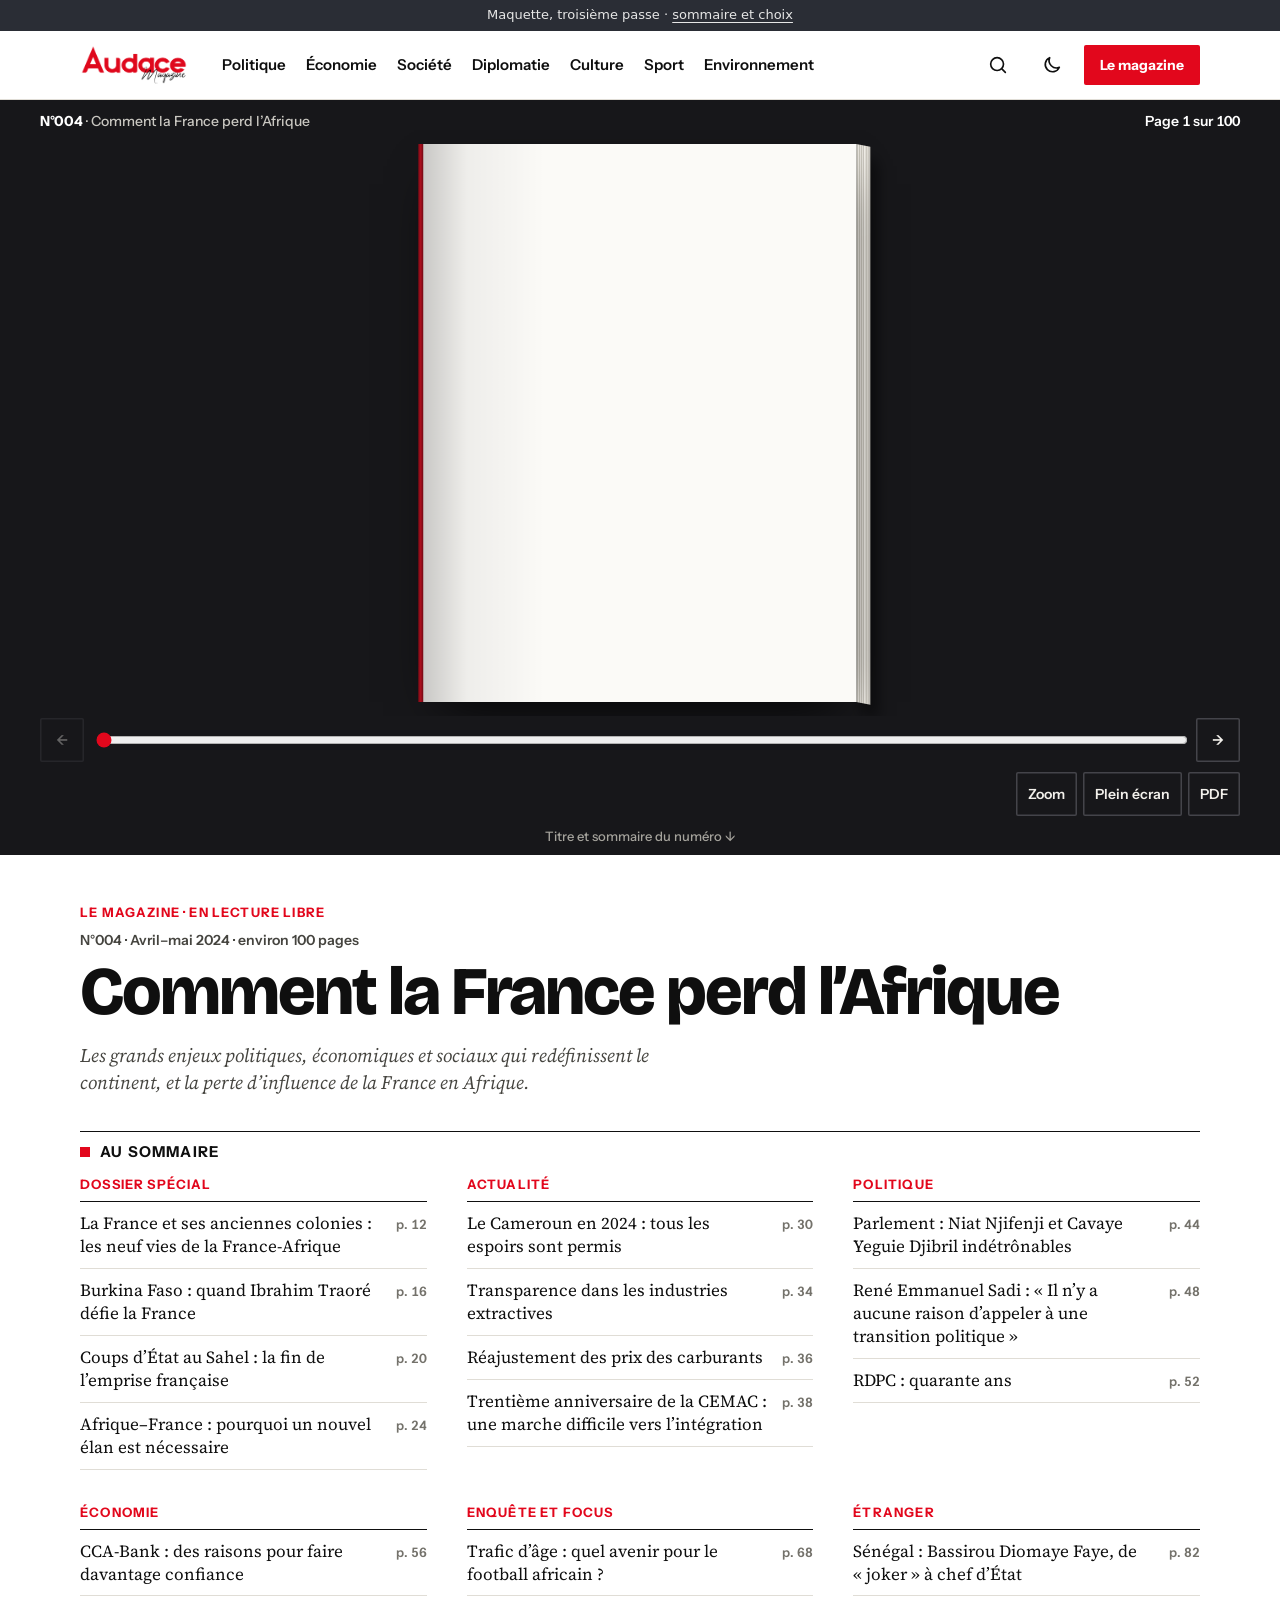
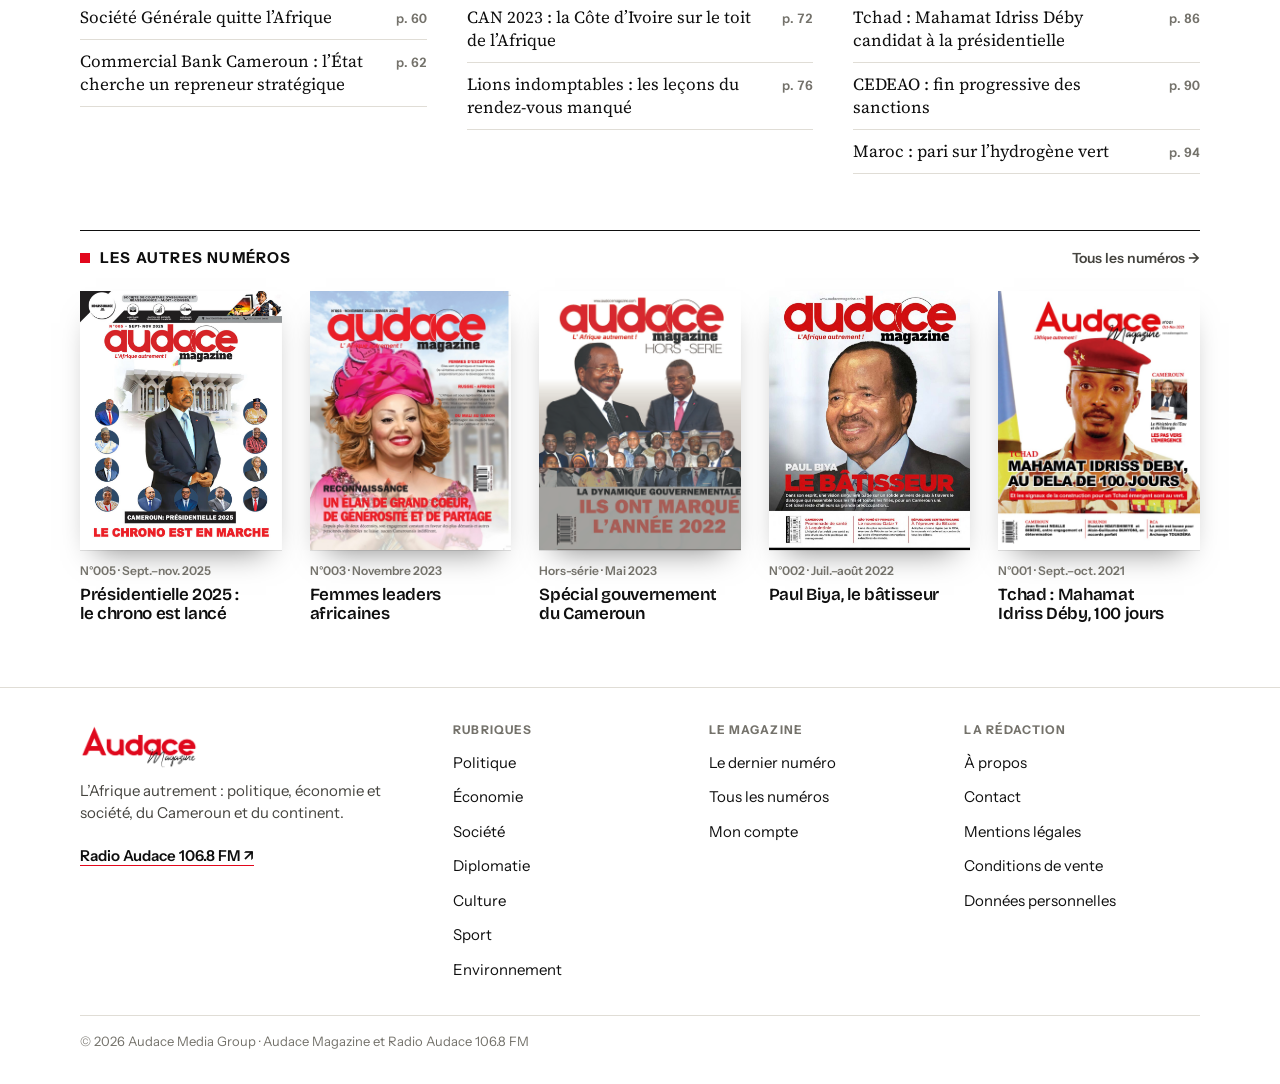
<file: design/numero.html>
<!doctype html>
<html lang="fr">
<head>
<meta charset="utf-8">
<meta name="viewport" content="width=device-width, initial-scale=1">
<title>N°004 · Comment la France perd l’Afrique — Audace Magazine (maquette)</title>
<!-- Maquette : polices chargées depuis Google Fonts. Dans le thème, elles seront hébergées localement (woff2). -->
<link rel="preconnect" href="https://fonts.googleapis.com">
<link rel="preconnect" href="https://fonts.gstatic.com" crossorigin>
<link href="https://fonts.googleapis.com/css2?family=Bricolage+Grotesque:opsz,wght@12..96,600..800&family=Instrument+Sans:wght@400..700&family=Source+Serif+4:ital,opsz,wght@0,8..60,400..600;1,8..60,400&display=swap" rel="stylesheet">
<link rel="stylesheet" href="maquette.css">
</head>
<body data-page="kiosque">
<a class="evitement" href="#contenu">Aller au contenu</a>
<div data-entete></div>
<main id="contenu">

<section class="liseuse" data-total="100" data-numero="004" data-couverture="assets/couv-2.jpg" tabindex="0" aria-label="Liseuse du N°004" style="padding-top:0">
  <div class="entete-liseuse"><span><b>N°004</b> · Comment la France perd l’Afrique</span><span class="compteur" data-compteur>Page 1 sur 100</span><button data-reprendre hidden></button></div>
  <div class="scene"><div class="pile"></div></div>
  <div class="barre">
    <div class="navigation">
      <button data-prec aria-label="Page précédente">←</button>
      <input type="range" min="1" max="100" value="1" data-curseur aria-label="Aller à la page">
      <button data-suiv aria-label="Page suivante">→</button>
    </div>
    <div class="outils">
      <button data-zoom aria-label="Agrandir la page"><span>Zoom</span></button>
      <button data-plein><span>Plein écran</span></button>
      <a href="#" aria-label="Télécharger le PDF, 24 Mo">PDF</a>
    </div>
  </div>
  <a class="suite-page" href="#sommaire">Titre et sommaire du numéro ↓</a>
</section>
<div class="cadre">
  <header class="fiche">
    <span class="surtitre">Le magazine · en lecture libre</span>
    <div class="periode">N°004 · Avril–mai 2024 · environ 100 pages</div>
    <h1>Comment la France perd l’Afrique</h1>
    <p class="chapo">Les grands enjeux politiques, économiques et sociaux qui redéfinissent le continent, et la perte d’influence de la France en Afrique.</p>
  </header>
  <section id="sommaire" style="padding-top:36px">
    <div class="tete-section"><h2>Au sommaire</h2></div>
    <div class="sommaire-long" style="margin-top:0"><div><h3>Dossier spécial</h3><ul><li><a href="#page=12" data-page="12" data-rubrique="Dossier spécial"><span class="t">La France et ses anciennes colonies : les neuf vies de la France-Afrique</span><span class="p">p. 12</span></a></li><li><a href="#page=16" data-page="16" data-rubrique="Dossier spécial"><span class="t">Burkina Faso : quand Ibrahim Traoré défie la France</span><span class="p">p. 16</span></a></li><li><a href="#page=20" data-page="20" data-rubrique="Dossier spécial"><span class="t">Coups d’État au Sahel : la fin de l’emprise française</span><span class="p">p. 20</span></a></li><li><a href="#page=24" data-page="24" data-rubrique="Dossier spécial"><span class="t">Afrique–France : pourquoi un nouvel élan est nécessaire</span><span class="p">p. 24</span></a></li></ul></div><div><h3>Actualité</h3><ul><li><a href="#page=30" data-page="30" data-rubrique="Actualité"><span class="t">Le Cameroun en 2024 : tous les espoirs sont permis</span><span class="p">p. 30</span></a></li><li><a href="#page=34" data-page="34" data-rubrique="Actualité"><span class="t">Transparence dans les industries extractives</span><span class="p">p. 34</span></a></li><li><a href="#page=36" data-page="36" data-rubrique="Actualité"><span class="t">Réajustement des prix des carburants</span><span class="p">p. 36</span></a></li><li><a href="#page=38" data-page="38" data-rubrique="Actualité"><span class="t">Trentième anniversaire de la CEMAC : une marche difficile vers l’intégration</span><span class="p">p. 38</span></a></li></ul></div><div><h3>Politique</h3><ul><li><a href="#page=44" data-page="44" data-rubrique="Politique"><span class="t">Parlement : Niat Njifenji et Cavaye Yeguie Djibril indétrônables</span><span class="p">p. 44</span></a></li><li><a href="#page=48" data-page="48" data-rubrique="Politique"><span class="t">René Emmanuel Sadi : « Il n’y a aucune raison d’appeler à une transition politique »</span><span class="p">p. 48</span></a></li><li><a href="#page=52" data-page="52" data-rubrique="Politique"><span class="t">RDPC : quarante ans</span><span class="p">p. 52</span></a></li></ul></div><div><h3>Économie</h3><ul><li><a href="#page=56" data-page="56" data-rubrique="Économie"><span class="t">CCA-Bank : des raisons pour faire davantage confiance</span><span class="p">p. 56</span></a></li><li><a href="#page=60" data-page="60" data-rubrique="Économie"><span class="t">Société Générale quitte l’Afrique</span><span class="p">p. 60</span></a></li><li><a href="#page=62" data-page="62" data-rubrique="Économie"><span class="t">Commercial Bank Cameroun : l’État cherche un repreneur stratégique</span><span class="p">p. 62</span></a></li></ul></div><div><h3>Enquête et focus</h3><ul><li><a href="#page=68" data-page="68" data-rubrique="Enquête et focus"><span class="t">Trafic d’âge : quel avenir pour le football africain ?</span><span class="p">p. 68</span></a></li><li><a href="#page=72" data-page="72" data-rubrique="Enquête et focus"><span class="t">CAN 2023 : la Côte d’Ivoire sur le toit de l’Afrique</span><span class="p">p. 72</span></a></li><li><a href="#page=76" data-page="76" data-rubrique="Enquête et focus"><span class="t">Lions indomptables : les leçons du rendez-vous manqué</span><span class="p">p. 76</span></a></li></ul></div><div><h3>Étranger</h3><ul><li><a href="#page=82" data-page="82" data-rubrique="Étranger"><span class="t">Sénégal : Bassirou Diomaye Faye, de « joker » à chef d’État</span><span class="p">p. 82</span></a></li><li><a href="#page=86" data-page="86" data-rubrique="Étranger"><span class="t">Tchad : Mahamat Idriss Déby candidat à la présidentielle</span><span class="p">p. 86</span></a></li><li><a href="#page=90" data-page="90" data-rubrique="Étranger"><span class="t">CEDEAO : fin progressive des sanctions</span><span class="p">p. 90</span></a></li><li><a href="#page=94" data-page="94" data-rubrique="Étranger"><span class="t">Maroc : pari sur l’hydrogène vert</span><span class="p">p. 94</span></a></li></ul></div></div>
  </section>
  <section id="numeros">
    <div class="tete-section"><h2>Les autres numéros</h2><a href="kiosque.html">Tous les numéros →</a></div>
    <div class="rangee-numeros"><a href="numero.html"><div class="couverture"><img src="assets/couv-1.jpg" alt="Couverture N°005" loading="lazy"></div><span class="periode">N°005 · Sept.–nov. 2025</span><h3>Présidentielle 2025 : le chrono est lancé</h3></a><a href="numero.html"><div class="couverture"><img src="assets/couv-3.jpg" alt="Couverture N°003" loading="lazy"></div><span class="periode">N°003 · Novembre 2023</span><h3>Femmes leaders africaines</h3></a><a href="numero.html"><div class="couverture"><img src="assets/couv-4.jpg" alt="Couverture Hors-série" loading="lazy"></div><span class="periode">Hors-série · Mai 2023</span><h3>Spécial gouvernement du Cameroun</h3></a><a href="numero.html"><div class="couverture"><img src="assets/couv-5.jpg" alt="Couverture N°002" loading="lazy"></div><span class="periode">N°002 · Juil.–août 2022</span><h3>Paul Biya, le bâtisseur</h3></a><a href="numero.html"><div class="couverture"><img src="assets/couv-6.jpg" alt="Couverture N°001" loading="lazy"></div><span class="periode">N°001 · Sept.–oct. 2021</span><h3>Tchad : Mahamat Idriss Déby, 100 jours</h3></a></div>
  </section>
</div>
</main>
<footer data-pied></footer>
<script src="maquette.js"></script>
</body>
</html>
</file>
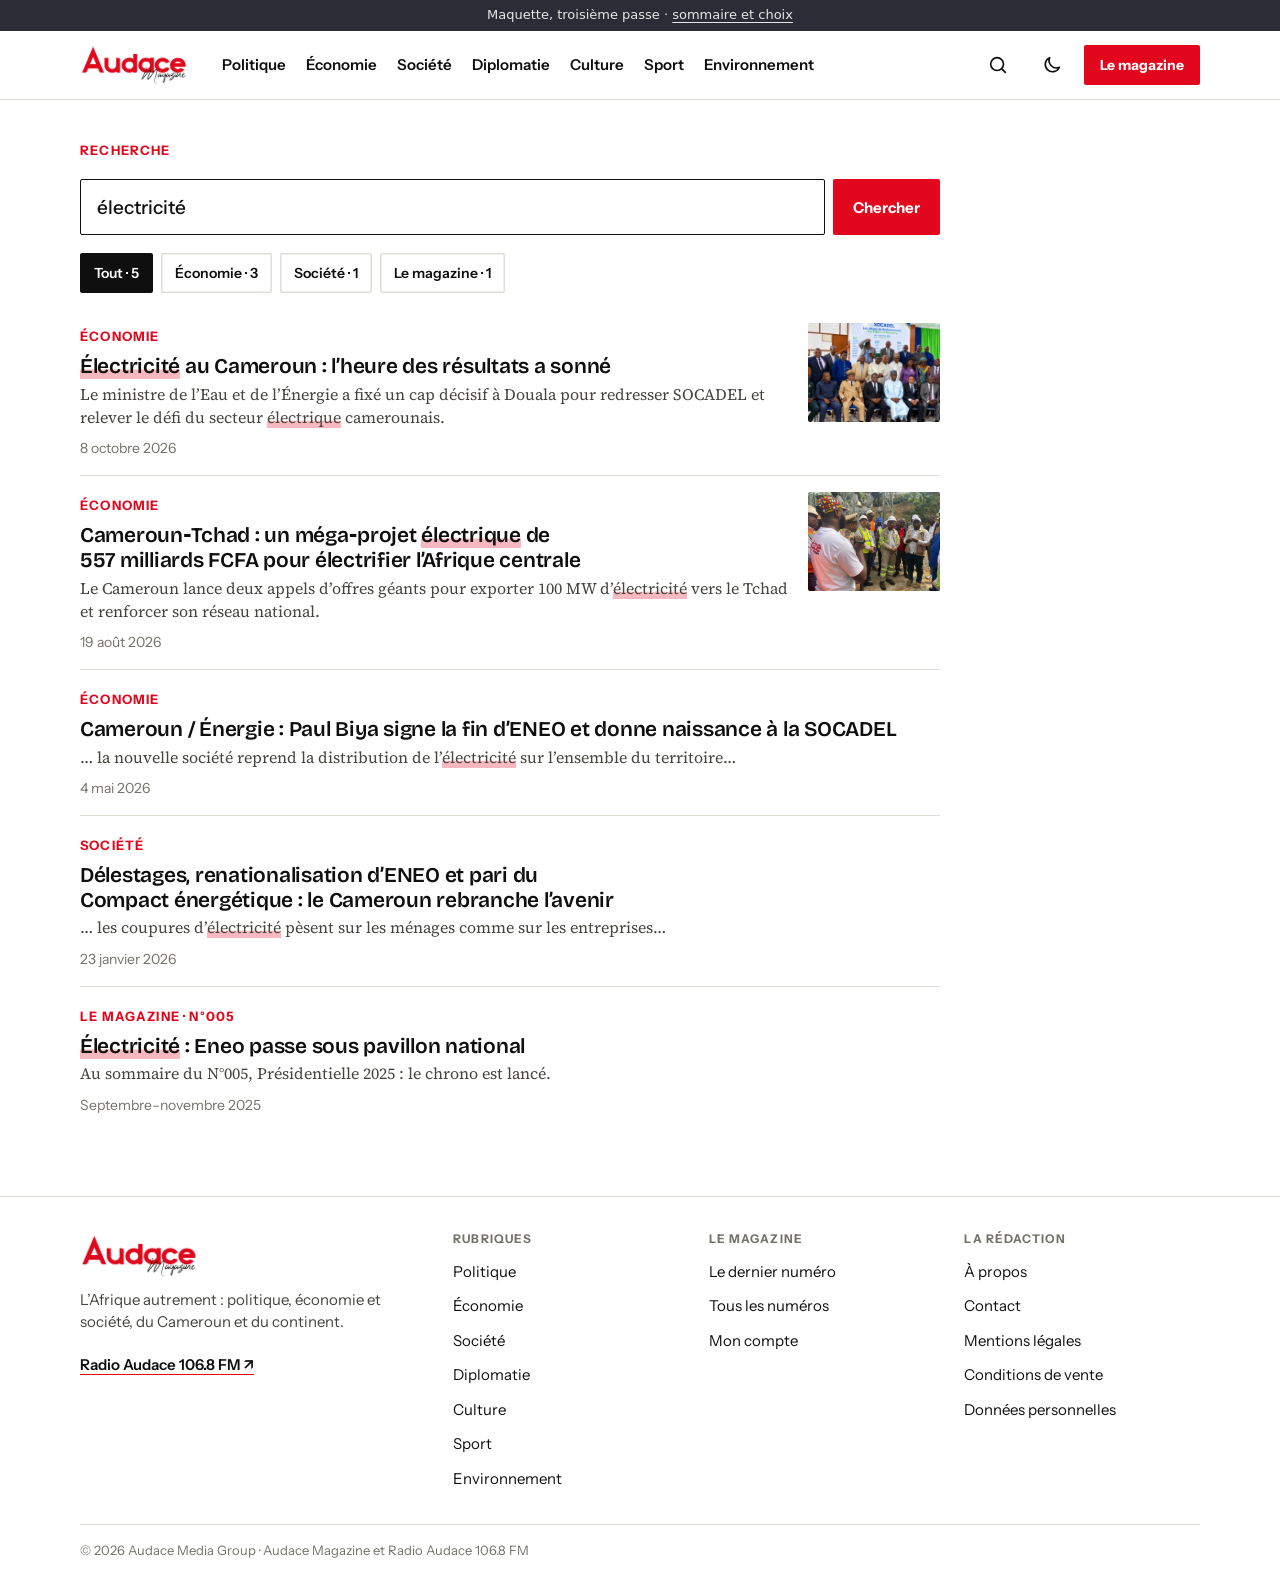
<file: design/recherche.html>
<!doctype html>
<html lang="fr">
<head>
<meta charset="utf-8">
<meta name="viewport" content="width=device-width, initial-scale=1">
<title>Recherche : électricité — Audace Magazine (maquette)</title>
<!-- Maquette : polices chargées depuis Google Fonts. Dans le thème, elles seront hébergées localement (woff2). -->
<link rel="preconnect" href="https://fonts.googleapis.com">
<link rel="preconnect" href="https://fonts.gstatic.com" crossorigin>
<link href="https://fonts.googleapis.com/css2?family=Bricolage+Grotesque:opsz,wght@12..96,600..800&family=Instrument+Sans:wght@400..700&family=Source+Serif+4:ital,opsz,wght@0,8..60,400..600;1,8..60,400&display=swap" rel="stylesheet">
<link rel="stylesheet" href="maquette.css">
</head>
<body data-page="recherche">
<a class="evitement" href="#contenu">Aller au contenu</a>
<div data-entete></div>
<main id="contenu">

<div class="cadre"><div class="archive">
  <header class="tete-page">
    <h1 class="petit">Recherche</h1>
    <form class="champ-recherche" role="search" action="recherche.html">
      <input type="search" name="s" value="électricité" aria-label="Rechercher dans Audace Magazine">
      <button class="bouton" type="submit">Chercher</button>
    </form>
    <div class="filtres" aria-label="Filtrer par rubrique"><a href="#" aria-current="true">Tout · 5</a><a href="#">Économie · 3</a><a href="#">Société · 1</a><a href="#">Le magazine · 1</a></div>
  </header>
  <div class="lignes resultats" style="margin-top:28px"><a class="ligne" href="article.html"><div><span class="surtitre">Économie</span><h3><mark>Électricité</mark> au Cameroun : l’heure des résultats a sonné</h3><p class="extrait">Le ministre de l’Eau et de l’Énergie a fixé un cap décisif à Douala pour redresser SOCADEL et relever le défi du secteur <mark>électrique</mark> camerounais.</p><span class="meta">8 octobre 2026</span></div><div class="vignette"><img src="assets/article-778.jpg" alt="" loading="lazy"></div></a><a class="ligne" href="article.html"><div><span class="surtitre">Économie</span><h3>Cameroun-Tchad : un méga-projet <mark>électrique</mark> de 557 milliards FCFA pour électrifier l’Afrique centrale</h3><p class="extrait">Le Cameroun lance deux appels d’offres géants pour exporter 100 MW d’<mark>électricité</mark> vers le Tchad et renforcer son réseau national.</p><span class="meta">19 août 2026</span></div><div class="vignette"><img src="assets/article-762.jpg" alt="" loading="lazy"></div></a><a class="ligne" href="article.html"><div><span class="surtitre">Économie</span><h3>Cameroun / Énergie : Paul Biya signe la fin d’ENEO et donne naissance à la SOCADEL</h3><p class="extrait">… la nouvelle société reprend la distribution de l’<mark>électricité</mark> sur l’ensemble du territoire…</p><span class="meta">4 mai 2026</span></div></a><a class="ligne" href="article.html"><div><span class="surtitre">Société</span><h3>Délestages, renationalisation d’ENEO et pari du Compact énergétique : le Cameroun rebranche l’avenir</h3><p class="extrait">… les coupures d’<mark>électricité</mark> pèsent sur les ménages comme sur les entreprises…</p><span class="meta">23 janvier 2026</span></div></a><a class="ligne" href="article.html"><div><span class="surtitre">Le magazine · N°005</span><h3><mark>Électricité</mark> : Eneo passe sous pavillon national</h3><p class="extrait">Au sommaire du N°005, Présidentielle 2025 : le chrono est lancé.</p><span class="meta">Septembre–novembre 2025</span></div></a></div>
</div></div>
</main>
<footer data-pied></footer>
<script src="maquette.js"></script>
</body>
</html>
</file>
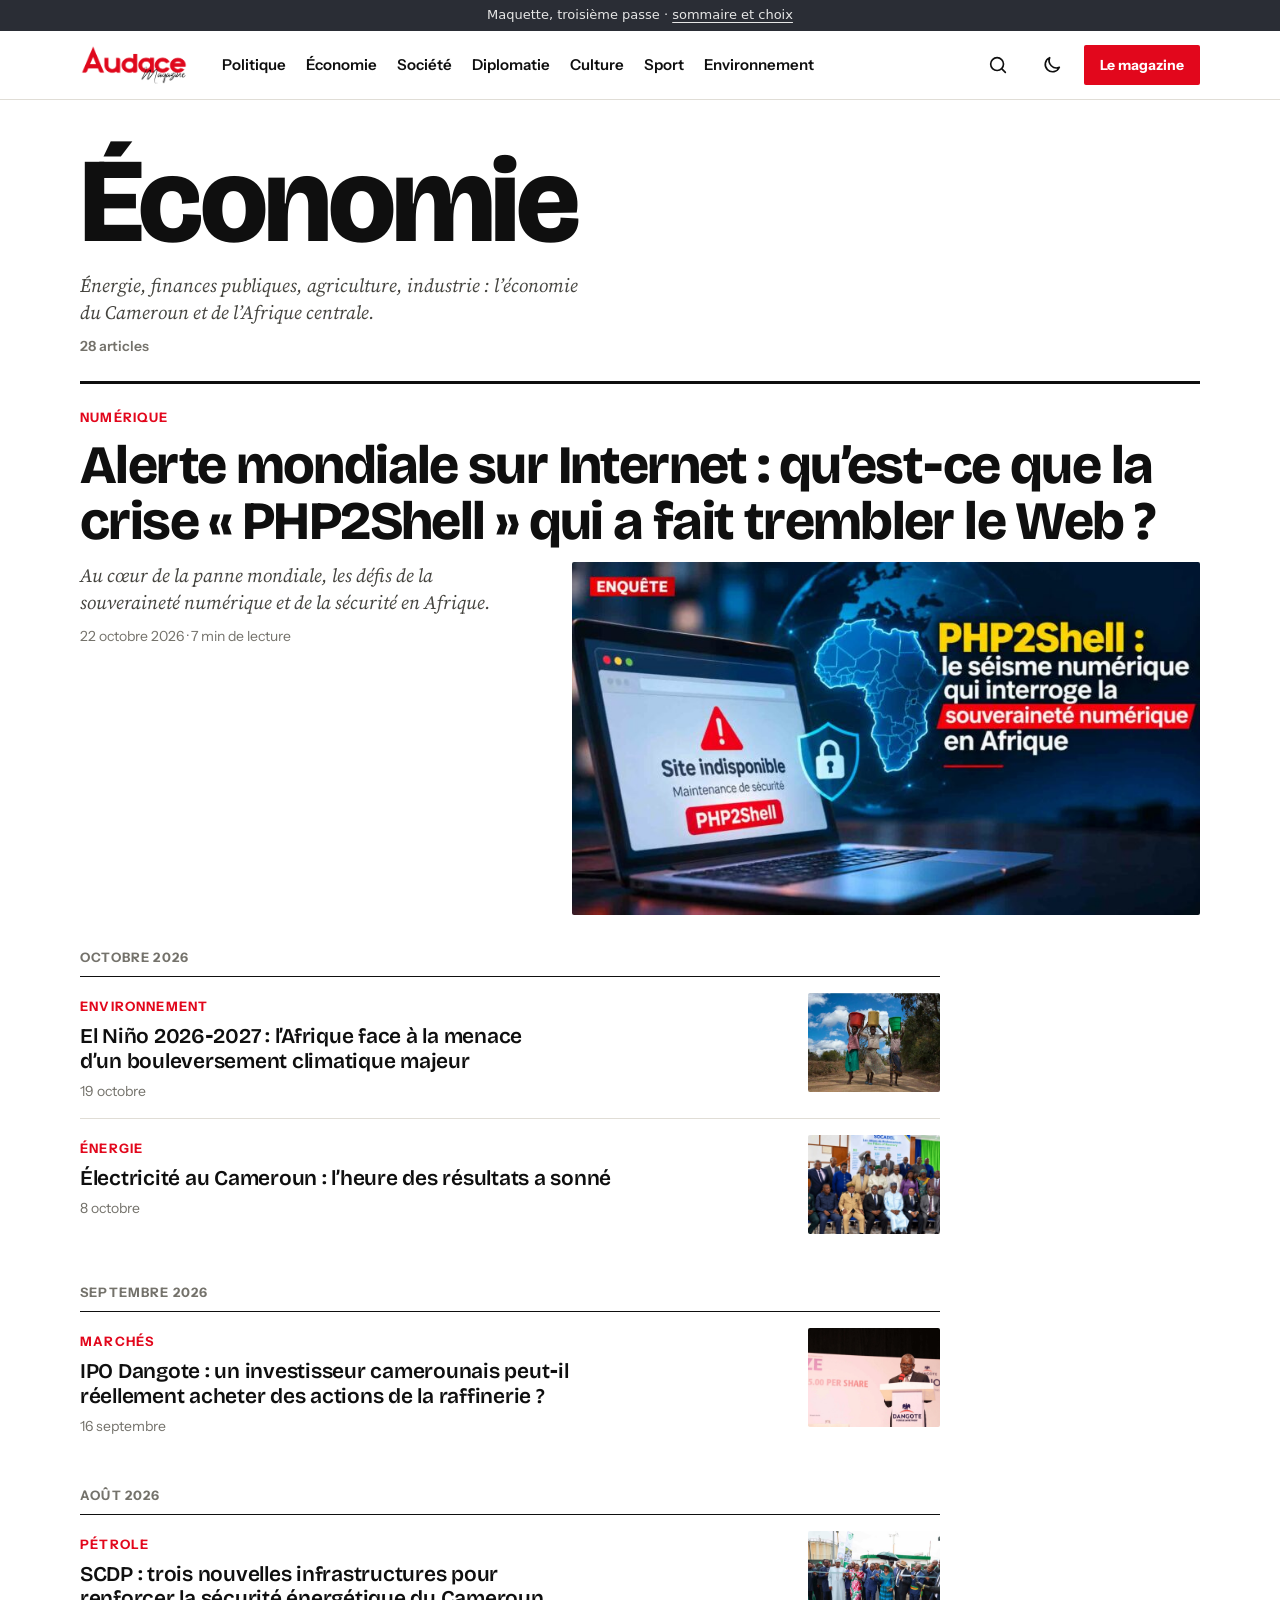
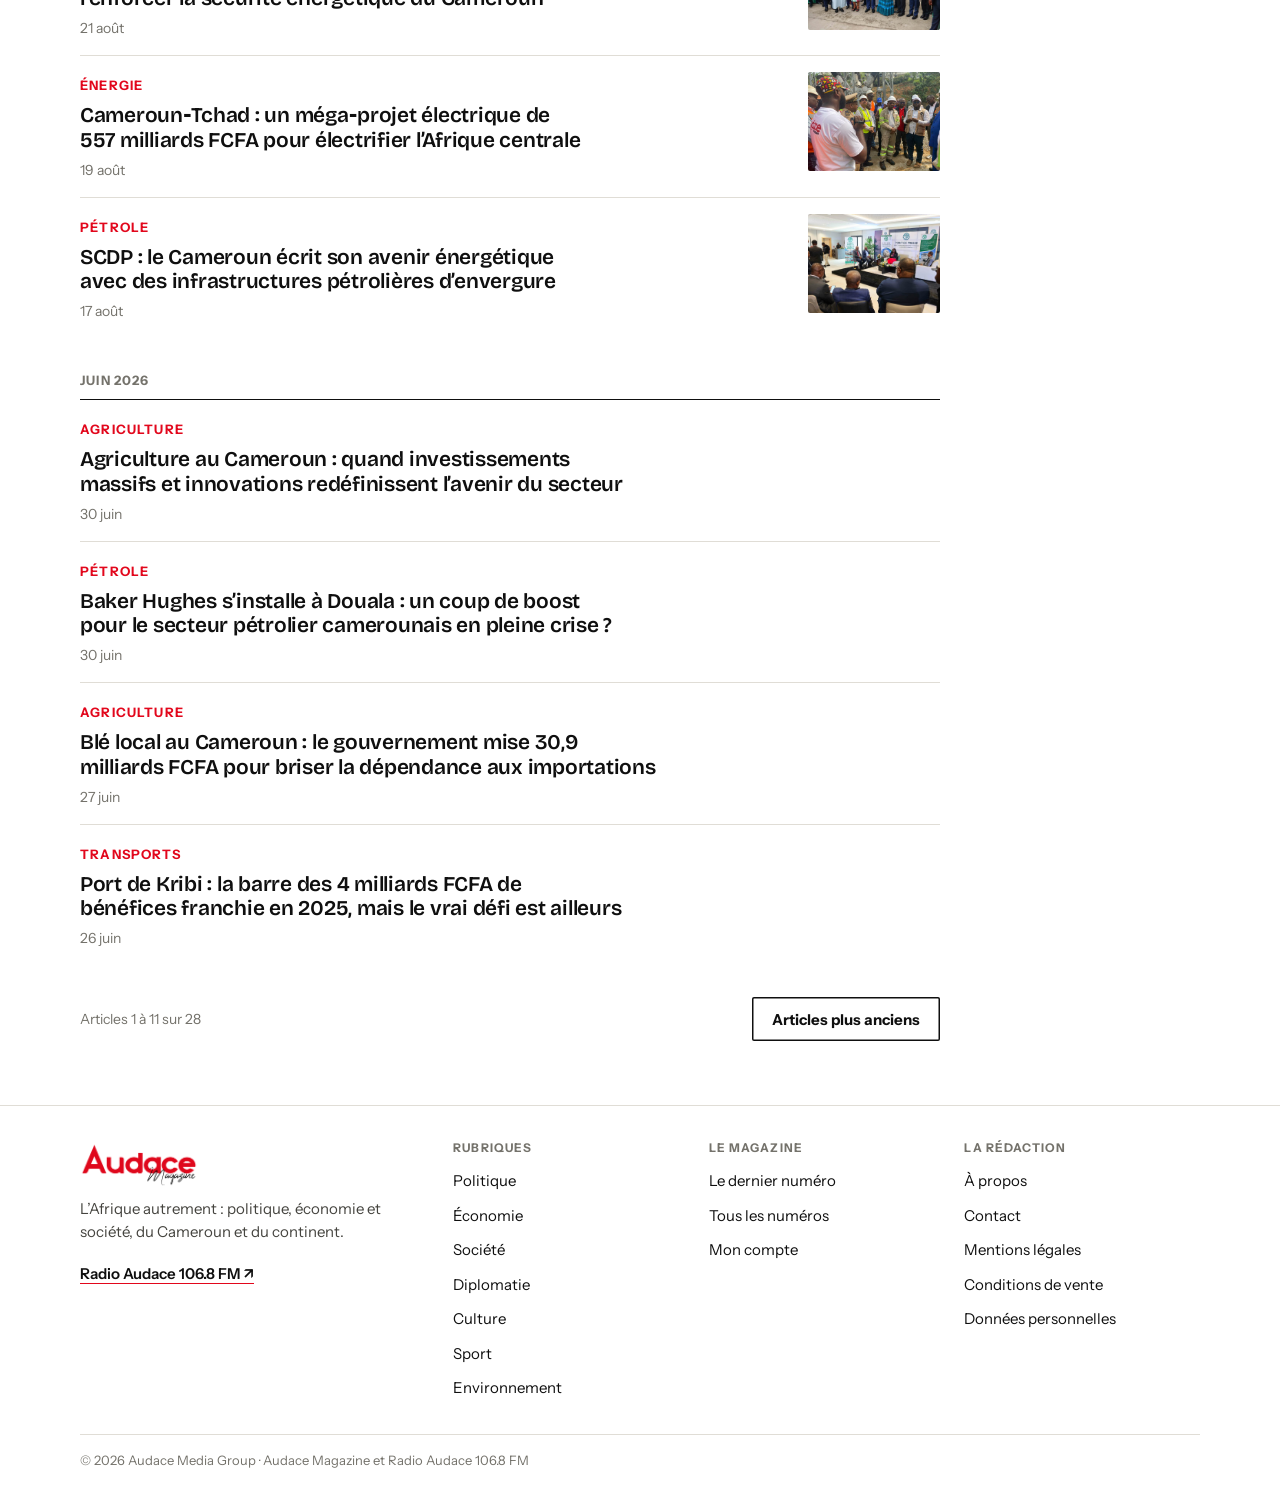
<file: design/rubrique.html>
<!doctype html>
<html lang="fr">
<head>
<meta charset="utf-8">
<meta name="viewport" content="width=device-width, initial-scale=1">
<title>Économie — Audace Magazine (maquette)</title>
<!-- Maquette : polices chargées depuis Google Fonts. Dans le thème, elles seront hébergées localement (woff2). -->
<link rel="preconnect" href="https://fonts.googleapis.com">
<link rel="preconnect" href="https://fonts.gstatic.com" crossorigin>
<link href="https://fonts.googleapis.com/css2?family=Bricolage+Grotesque:opsz,wght@12..96,600..800&family=Instrument+Sans:wght@400..700&family=Source+Serif+4:ital,opsz,wght@0,8..60,400..600;1,8..60,400&display=swap" rel="stylesheet">
<link rel="stylesheet" href="maquette.css">
</head>
<body data-page="rubrique">
<a class="evitement" href="#contenu">Aller au contenu</a>
<div data-entete></div>
<main id="contenu">

<div class="cadre">
  <header class="tete-page">
    <h1>Économie</h1>
    <p>Énergie, finances publiques, agriculture, industrie : l’économie du Cameroun et de l’Afrique centrale.</p>
    <span class="compte">28 articles</span>
  </header>
  <a class="premier" href="article.html">
    <span class="surtitre">Numérique</span>
    <h2>Alerte mondiale sur Internet : qu’est-ce que la crise « PHP2Shell » qui a fait trembler le Web ?</h2>
    <div class="grille">
      <div><p class="chapo">Au cœur de la panne mondiale, les défis de la souveraineté numérique et de la sécurité en Afrique.</p><span class="meta">22 octobre 2026 · 7 min de lecture</span></div>
      <div class="vignette"><img src="assets/article-786.jpg" alt=""></div>
    </div>
  </a>
  <div class="archive">
    <h2 class="mois">Octobre 2026</h2>
    <div class="lignes"><a class="ligne" href="article.html"><div><span class="surtitre">Environnement</span><h3>El Niño 2026-2027 : l’Afrique face à la menace d’un bouleversement climatique majeur</h3><span class="meta">19 octobre</span></div><div class="vignette"><img src="assets/article-783.jpg" alt="" loading="lazy"></div></a><a class="ligne" href="article.html"><div><span class="surtitre">Énergie</span><h3>Électricité au Cameroun : l’heure des résultats a sonné</h3><span class="meta">8 octobre</span></div><div class="vignette"><img src="assets/article-778.jpg" alt="" loading="lazy"></div></a></div>
    <h2 class="mois">Septembre 2026</h2>
    <div class="lignes"><a class="ligne" href="article.html"><div><span class="surtitre">Marchés</span><h3>IPO Dangote : un investisseur camerounais peut-il réellement acheter des actions de la raffinerie ?</h3><span class="meta">16 septembre</span></div><div class="vignette"><img src="assets/article-776.jpg" alt="" loading="lazy"></div></a></div>
    <h2 class="mois">Août 2026</h2>
    <div class="lignes"><a class="ligne" href="article.html"><div><span class="surtitre">Pétrole</span><h3>SCDP : trois nouvelles infrastructures pour renforcer la sécurité énergétique du Cameroun</h3><span class="meta">21 août</span></div><div class="vignette"><img src="assets/article-764.jpg" alt="" loading="lazy"></div></a><a class="ligne" href="article.html"><div><span class="surtitre">Énergie</span><h3>Cameroun-Tchad : un méga-projet électrique de 557 milliards FCFA pour électrifier l’Afrique centrale</h3><span class="meta">19 août</span></div><div class="vignette"><img src="assets/article-762.jpg" alt="" loading="lazy"></div></a><a class="ligne" href="article.html"><div><span class="surtitre">Pétrole</span><h3>SCDP : le Cameroun écrit son avenir énergétique avec des infrastructures pétrolières d’envergure</h3><span class="meta">17 août</span></div><div class="vignette"><img src="assets/article-741.jpg" alt="" loading="lazy"></div></a></div>
    <h2 class="mois">Juin 2026</h2>
    <div class="lignes"><a class="ligne" href="article.html"><div><span class="surtitre">Agriculture</span><h3>Agriculture au Cameroun : quand investissements massifs et innovations redéfinissent l’avenir du secteur</h3><span class="meta">30 juin</span></div></a><a class="ligne" href="article.html"><div><span class="surtitre">Pétrole</span><h3>Baker Hughes s’installe à Douala : un coup de boost pour le secteur pétrolier camerounais en pleine crise ?</h3><span class="meta">30 juin</span></div></a><a class="ligne" href="article.html"><div><span class="surtitre">Agriculture</span><h3>Blé local au Cameroun : le gouvernement mise 30,9 milliards FCFA pour briser la dépendance aux importations</h3><span class="meta">27 juin</span></div></a><a class="ligne" href="article.html"><div><span class="surtitre">Transports</span><h3>Port de Kribi : la barre des 4 milliards FCFA de bénéfices franchie en 2025, mais le vrai défi est ailleurs</h3><span class="meta">26 juin</span></div></a></div>
    <div class="pagination"><span>Articles 1 à 11 sur 28</span><a class="bouton contour" href="#">Articles plus anciens</a></div>
  </div>
</div>
</main>
<footer data-pied></footer>
<script src="maquette.js"></script>
</body>
</html>
</file>
<file: design/maquette.css>
/* Maquettes du thème Audace Magazine — deuxième passe.
   Une seule direction : typographie grasse sur fond clair, noir et rouge en
   accents, mise en page portée par le texte plutôt que par les images.
   Écrit pour le téléphone d'abord ; les largeurs supérieures s'ajoutent. */

:root {
  --rouge: #e2071c;
  --rouge-fonce: #b30012;
  --encre: #0f0f0f;
  --encre-2: #45443f;
  --encre-3: #74726b;
  --papier: #ffffff;
  --papier-2: #f4f2ee;
  --filet: #e0ddd6;
  --plein: #0f0f0f;          /* aplats sombres */
  --sur-plein: #ffffff;
  --titre: "Bricolage Grotesque", system-ui, sans-serif;
  --texte: "Source Serif 4", Georgia, serif;
  --ui: "Instrument Sans", system-ui, sans-serif;
  --large: 1200px;
  --italique: italic 400 1em/1.4 var(--texte);
  --marge: 20px;
  --rayon: 2px;
  color-scheme: light;
}
html[data-theme="sombre"] {
  --rouge: #ff4051;
  --rouge-fonce: #ff6672;
  --encre: #f2f0eb;
  --encre-2: #c3c0b8;
  --encre-3: #918e86;
  --papier: #101011;
  --papier-2: #1b1b1d;
  --filet: #2e2e31;
  --plein: #1b1b1d;
  color-scheme: dark;
}

* { box-sizing: border-box; }
html { -webkit-text-size-adjust: 100%; scroll-padding-top: 80px; }
body { margin: 0; background: var(--papier); color: var(--encre); font: 16px/1.5 var(--ui); -webkit-font-smoothing: antialiased; }
img { display: block; max-width: 100%; }
a { color: inherit; text-decoration: none; }
button { font: inherit; color: inherit; cursor: pointer; background: none; border: 0; padding: 0; }
:focus-visible { outline: 3px solid var(--rouge); outline-offset: 2px; }
.cadre { max-width: var(--large); margin: 0 auto; padding: 0 var(--marge); }
.evitement { position: absolute; left: -9999px; }
.evitement:focus { left: 12px; top: 12px; z-index: 99; background: var(--encre); color: var(--papier); padding: 10px 14px; }
h1, h2, h3 { font-family: var(--titre); font-weight: 750; line-height: 1.04; letter-spacing: -.03em; margin: 0; text-wrap: balance; }

/* ---------- Bandeau de maquette (n'existera pas dans le thème) ---------- */
.bandeau-maquette { background: #2a2d35; color: #e6e6e6; font: 500 13px/1.3 system-ui, sans-serif; text-align: center; padding: 7px 16px; }
.bandeau-maquette a { text-decoration: underline; text-underline-offset: 3px; }

/* ---------- En-tête : une seule ligne ---------- */
.entete { position: sticky; top: 0; z-index: 30; background: var(--papier); border-bottom: 1px solid var(--filet); transition: transform .25s; }
.entete.efface { transform: translateY(-100%); }
.entete .cadre { display: flex; align-items: center; gap: 6px; height: 56px; }
.entete .logo { margin-right: auto; flex: none; }
.entete .logo img { height: 36px; width: auto; }
html[data-theme="sombre"] .logo img { filter: invert(1) hue-rotate(180deg) saturate(1.4); }
.entete nav.rubriques { display: none; }
.icone { width: 44px; height: 44px; display: grid; place-items: center; border-radius: 99px; flex: none; }
.icone:hover { background: var(--papier-2); }
.icone svg { width: 22px; height: 22px; stroke: currentColor; fill: none; stroke-width: 1.8; stroke-linecap: round; stroke-linejoin: round; }
.entete .recherche, .entete .theme { display: none; }
.lien-radio { font-weight: 600; text-decoration: underline; text-underline-offset: 4px; text-decoration-color: var(--rouge); }
.pied .lien-radio { display: inline-block; padding: 6px 0; }
.bouton { display: inline-flex; align-items: center; justify-content: center; gap: 8px; min-height: 44px; padding: 0 20px; background: var(--rouge); color: #fff; font: 700 15px/1 var(--ui); border-radius: var(--rayon); transition: background .15s, transform .15s; white-space: nowrap; }
html[data-theme="sombre"] .bouton { color: #14090a; }
.bouton:hover { background: var(--rouge-fonce); }
.bouton:active { transform: scale(.98); }
.bouton.contour { background: none; color: var(--encre); box-shadow: inset 0 0 0 1.5px var(--encre); }
.bouton.contour:hover { background: var(--encre); color: var(--papier); }
.bouton.grand { min-height: 52px; padding: 0 26px; font-size: 16px; }
.entete .bouton { min-height: 40px; padding: 0 12px; font-size: 14px; gap: 0; }

.tiroir { position: fixed; inset: 0; z-index: 50; background: var(--papier); padding: 10px var(--marge) 28px; overflow: auto; transform: translateY(-8px); opacity: 0; visibility: hidden; transition: opacity .2s, transform .2s, visibility .2s; }
.tiroir.ouvert { transform: none; opacity: 1; visibility: visible; }
.tiroir .haut { display: flex; justify-content: space-between; align-items: center; height: 50px; }
.tiroir ul { list-style: none; margin: 8px 0 20px; padding: 0; }
.tiroir li a { display: block; padding: 11px 0; font: 750 30px/1.1 var(--titre); letter-spacing: -.03em; }
.tiroir .actions { display: grid; gap: 10px; }
.tiroir .secondaires { display: flex; flex-wrap: wrap; gap: 4px 20px; margin-top: 22px; color: var(--encre-2); }
.tiroir .secondaires a, .tiroir .secondaires button { padding: 10px 0; font-size: 15px; }

/* ---------- Éléments éditoriaux ---------- */
.surtitre { display: inline-block; font: 700 13px/1 var(--ui); letter-spacing: .09em; text-transform: uppercase; color: var(--rouge); }
.meta { font-size: 14px; color: var(--encre-3); }
.chapo { font: italic 400 19px/1.42 var(--texte); color: var(--encre-2); margin: 0; }
.vignette { overflow: hidden; background: var(--papier-2); border-radius: var(--rayon); }
.vignette img { width: 100%; height: 100%; object-fit: cover; }
.lien-fleche { white-space: nowrap; font: 600 15px/1 var(--ui); text-decoration: underline; text-underline-offset: 4px; text-decoration-color: var(--rouge); }
a:hover :is(h1, h2, h3) { text-decoration: underline; text-decoration-thickness: .06em; text-underline-offset: .14em; }
section { padding-top: 44px; }
.tete-section { display: flex; align-items: center; justify-content: space-between; gap: 16px; margin-bottom: 18px; border-top: 1px solid var(--encre); padding-top: 12px; }
.tete-section h2 { font-size: 15px; letter-spacing: .08em; text-transform: uppercase; font-family: var(--ui); font-weight: 700; display: flex; align-items: center; gap: 10px; }
.tete-section h2::before { content: ""; width: 10px; height: 10px; background: var(--rouge); }
.tete-section a { font: 600 14px/1 var(--ui); color: var(--encre-2); padding: 8px 0; }
.tete-section a:hover { color: var(--rouge); }

/* Lignes d'articles : le motif de base, lisible sans image. */
.ligne { display: grid; grid-template-columns: minmax(0, 1fr) auto; gap: 14px; align-items: start; padding: 16px 0; border-top: 1px solid var(--filet); }
.ligne h3 { font-size: 19px; line-height: 1.18; letter-spacing: -.012em; margin: 7px 0 4px; font-weight: 600; }
.ligne .vignette { width: 96px; aspect-ratio: 1; }
.lignes > .ligne:first-child { border-top: 0; padding-top: 0; }

/* ---------- Une : un sujet dominant, porté par le titre ---------- */
.une { padding-top: 26px; }
.une > .cadre > a { display: block; container-type: inline-size; }
.une h1 { margin: 12px 0 16px; font-weight: 800; }
.une h1.court { font-size: clamp(38px, 9.4cqi, 124px); }
.une h1.moyen { font-size: clamp(33px, 7.2cqi, 96px); }
.une h1.long  { font-size: clamp(30px, 5.8cqi, 76px); line-height: 1.05; }
.une .meta { display: block; margin-top: 12px; }
.une .vignette { aspect-ratio: 16 / 9; margin-top: 20px; }

.suite { display: grid; gap: 0; margin-top: 30px; border-top: 3px solid var(--encre); }
.suite article { padding: 18px 0; border-bottom: 1px solid var(--filet); }
.suite h2 { font-size: 21px; line-height: 1.16; letter-spacing: -.015em; font-weight: 600; margin: 8px 0 0; }
.suite .meta { display: block; margin-top: 8px; }

/* ---------- Rubrique avec un article en tête ---------- */
.rubrique .tete .vignette { aspect-ratio: 16 / 9; }
.rubrique .tete { display: block; container-type: inline-size; }
.rubrique .tete h3 { font-size: clamp(26px, 5.4cqi, 40px); margin: 14px 0 8px; }
.rubrique .tete .chapo { font-size: 17px; margin-bottom: 8px; }
.rubrique .lignes { margin-top: 20px; }
.rubrique .lignes .ligne:first-child { border-top: 1px solid var(--filet); padding-top: 16px; }

.duo { display: grid; gap: 44px; }
.grand-titre { display: block; padding-bottom: 18px; }
.grand-titre h3 { font-size: 25px; line-height: 1.1; letter-spacing: -.022em; margin: 8px 0; }
.grand-titre .vignette { aspect-ratio: 16 / 9; margin-bottom: 14px; }

.rangees { display: grid; gap: 22px; }
.rangee a { display: grid; grid-template-columns: 42% 1fr; gap: 16px; align-items: center; }
.rangee .vignette { aspect-ratio: 4 / 3; }
.rangee h3 { font-size: 20px; line-height: 1.16; letter-spacing: -.015em; font-weight: 600; margin: 6px 0; }
.rangee .chapo { display: none; }

/* ---------- Emplacement publicitaire ---------- */
.pub { margin: 44px auto 0; max-width: 970px; min-height: 100px; display: grid; place-items: center; text-align: center; padding: 16px; border: 1px dashed var(--encre-3); color: var(--encre-3); font: 13px/1.4 var(--ui); border-radius: var(--rayon); }
.corps .pub { margin: 32px 0; min-height: 250px; }

/* ---------- Le magazine sur l'accueil ---------- */
.magazine { margin-top: 52px; background: var(--papier-2); padding: 36px 0 40px; }
.magazine .grille { display: grid; gap: 28px; }
.magazine .dernier { display: grid; grid-template-columns: 128px 1fr; gap: 18px; align-items: start; }
.magazine h2 { font-size: 28px; margin: 8px 0 8px; }
.magazine p { margin: 0 0 14px; color: var(--encre-2); }
.couverture { display: block; background: #fff; box-shadow: 0 1px 0 rgba(0,0,0,.1), 0 16px 30px -16px rgba(0,0,0,.5); transition: transform .3s cubic-bezier(.2,.7,.2,1); }
.couverture img { width: 100%; aspect-ratio: 796 / 1024; object-fit: cover; }
a:hover > .couverture, a.couverture:hover { transform: translateY(-4px) rotate(-.7deg); }
.archives .haut { display: flex; justify-content: space-between; align-items: baseline; gap: 12px; margin-bottom: 14px; }
.archives h3 { font: 700 13px/1.2 var(--ui); letter-spacing: .08em; text-transform: uppercase; color: var(--encre-2); }
.defile { display: flex; gap: 14px; overflow-x: auto; scroll-snap-type: x mandatory; margin: 0 calc(-1 * var(--marge)); padding: 4px var(--marge) 16px; scrollbar-width: none; }
.defile > * { flex: 0 0 38%; scroll-snap-align: start; }
.defile b { display: block; font-size: 14px; margin-top: 10px; }
.defile span { font-size: 13px; color: var(--encre-3); }

/* ---------- Fidélisation ---------- */
.suivre { margin-top: 52px; background: var(--plein); color: var(--sur-plein); padding: 40px 0; }
.article .suivre { margin: 36px calc(-1 * var(--marge)) 0; padding: 28px var(--marge); }
.article .suivre h2 { font-size: 28px; }
.suivre h2 { font-size: clamp(30px, 6vw, 52px); }
.suivre p { color: #c9c7c1; margin: 12px 0 20px; max-width: 46ch; }
.suivre .actions { display: flex; flex-wrap: wrap; gap: 12px; }
.suivre .bouton.contour { color: #fff; box-shadow: inset 0 0 0 1.5px #fff; }
.suivre .bouton.contour:hover { background: #fff; color: #111; }

/* ---------- Page article ---------- */
.progression { position: fixed; left: 0; top: 0; height: 3px; width: 100%; background: var(--rouge); transform-origin: left; transform: scaleX(0); z-index: 40; }
.article { padding-top: 24px; }
.article .tete, .article .corps, .article .fin, .article figure { max-width: 720px; margin-left: auto; margin-right: auto; }
.article .tete { container-type: inline-size; }
.article h1 { margin: 12px 0 16px; font-weight: 800; }
.article h1.court { font-size: clamp(36px, 10cqi, 72px); }
.article h1.moyen { font-size: clamp(31px, 8.4cqi, 54px); }
.article h1.long  { font-size: clamp(29px, 7.2cqi, 50px); line-height: 1.07; }
.article .tete .chapo { font-size: 21px; color: var(--encre); }
.signature { display: flex; flex-wrap: wrap; gap: 4px 8px; align-items: center; margin-top: 18px; font-size: 14px; color: var(--encre-3); }
.signature b { color: var(--encre); }
.partage { display: flex; gap: 6px; margin-top: 16px; flex-wrap: wrap; }
.partage .long { display: none; }
.partage a, .partage button { padding: 0 10px; }
[data-copier].copie span { display: none; }
[data-copier].copie::after { content: "Lien copié"; }
.partage a, .partage button { display: inline-flex; align-items: center; gap: 8px; min-height: 44px; padding: 0 14px; border-radius: var(--rayon); font: 600 14px/1 var(--ui); box-shadow: inset 0 0 0 1.5px var(--filet); }
.partage a:hover, .partage button:hover { box-shadow: inset 0 0 0 1.5px var(--encre); }
.partage .whatsapp { background: var(--encre); color: var(--papier); box-shadow: none; }
.partage svg, .barre-partage svg { width: 18px; height: 18px; fill: currentColor; }
.article figure { margin-top: 24px; margin-bottom: 0; }
.article figure .vignette { margin: 0 calc(-1 * var(--marge)); border-radius: 0; }
.article figure img { height: auto; }
.article figcaption { font-size: 13px; color: var(--encre-3); margin-top: 8px; }
.plan { margin-top: 26px; border: 1px solid var(--filet); border-radius: var(--rayon); padding: 0 16px; font-family: var(--ui); }
.plan summary { font: 700 15px/1 var(--ui); padding: 16px 0; cursor: pointer; list-style: none; display: flex; justify-content: space-between; }
.plan summary::-webkit-details-marker { display: none; }
.plan summary::after { content: "+"; font-size: 20px; line-height: .7; }
.plan[open] summary::after { content: "–"; }
.plan ol { margin: 0; padding: 0 0 12px 20px; font-size: 15px; }
.plan li { padding: 5px 0; }
.plan a:hover { color: var(--rouge); }
.corps { font: 400 18px/1.65 var(--texte); margin-top: 26px; }
.corps > p:first-of-type::first-letter { float: left; font: 800 3.5em/.82 var(--titre); color: var(--rouge); padding: .06em .1em 0 0; }
.corps p { margin: 0 0 1.05em; }
.corps h2 { font-size: 26px; line-height: 1.12; letter-spacing: -.022em; margin: 1.7em 0 .6em; }
.corps strong { font-weight: 600; }
.exergue { margin: 1.6em 0; padding: 18px 0; border-top: 1px solid var(--encre); border-bottom: 1px solid var(--encre); font: italic 400 26px/1.22 var(--texte); }
.exergue::before { content: "«"; display: block; font: 800 44px/.6 var(--titre); color: var(--rouge); margin-bottom: 10px; }
.exergue small { display: block; font: 400 14px/1.4 var(--ui); color: var(--encre-3); margin-top: 12px; }
.renvoi { display: grid; grid-template-columns: 92px 1fr; gap: 16px; align-items: center; margin: 32px 0 0; padding: 16px; background: var(--papier-2); border-radius: var(--rayon); font: 15px/1.4 var(--ui); }
.renvoi b { display: block; font: 750 20px/1.1 var(--titre); letter-spacing: -.02em; margin: 6px 0; }
.renvoi .lien { font-size: 14px; font-weight: 600; text-decoration: underline; text-underline-offset: 3px; }
.fin { margin-top: 36px; padding-top: 20px; border-top: 3px solid var(--encre); }
.fin .partage { margin-top: 0; }
.barre-partage { position: fixed; left: 0; right: 0; bottom: 0; z-index: 35; display: flex; gap: 8px; padding: 10px var(--marge) calc(10px + env(safe-area-inset-bottom)); background: var(--papier); border-top: 1px solid var(--filet); transform: translateY(110%); transition: transform .25s; }
.barre-partage.visible { transform: none; }
.barre-partage .bouton { flex: 1; background: var(--encre); color: var(--papier); }
.barre-partage .bouton.contour { flex: 0 0 auto; background: none; color: var(--encre); }
body[data-page="article"] .pied { padding-bottom: 96px; }

/* ---------- Page kiosque ---------- */
.numero { padding: 28px 0 36px; background: var(--papier-2); }
.numero .cadre { display: grid; gap: 26px; }
.numero .couverture { max-width: 240px; margin: 0 auto; }
.numero .periode { font: 600 14px/1 var(--ui); color: var(--encre-2); margin: 10px 0; }
.numero .infos { container-type: inline-size; min-width: 0; }
.numero h1 { font-size: clamp(32px, 9cqi, 64px); font-weight: 800; }
.numero .chapo { margin-top: 14px; }
.sommaire { list-style: none; margin: 22px 0 0; padding: 0; font: 400 17px/1.35 var(--texte); }
.sommaire li { padding: 10px 0; border-top: 1px solid var(--filet); break-inside: avoid; }
.sommaire small { display: block; font: 700 12px/1 var(--ui); letter-spacing: .09em; text-transform: uppercase; color: var(--rouge); margin-bottom: 5px; }
.achat { display: flex; flex-wrap: wrap; align-items: center; gap: 12px; margin-top: 24px; }
.achat .prix { font: 750 30px/1 var(--titre); letter-spacing: -.03em; flex: 1 1 100%; }
.achat .bouton { flex: 1 1 auto; }
.rassurance { margin: 12px 0 0; font-size: 14px; color: var(--encre-2); }
.numeros { display: grid; grid-template-columns: repeat(2, minmax(0, 1fr)); gap: 28px 16px; }
.numeros .periode { display: block; font: 600 12px/1.2 var(--ui); color: var(--encre-3); margin-top: 14px; }
.numeros h3 { font-size: 18px; line-height: 1.1; margin: 6px 0 8px; letter-spacing: -.02em; }
.pastille { display: inline-block; font: 600 14px/1 var(--ui); text-decoration: underline; text-underline-offset: 4px; text-decoration-color: var(--rouge); }
.libre { margin-top: 24px; display: flex; flex-wrap: wrap; gap: 12px; align-items: center; }
.etapes { list-style: none; margin: 0; padding: 0; display: grid; gap: 24px; counter-reset: e; }
.etapes li { counter-increment: e; border-top: 3px solid var(--encre); padding-top: 12px; }
.etapes li::before { content: counter(e); display: block; font: 750 44px/1 var(--titre); color: var(--rouge); margin-bottom: 6px; }
.etapes b { display: block; font: 750 22px/1.1 var(--titre); letter-spacing: -.02em; margin-bottom: 6px; }
.etapes p { margin: 0; color: var(--encre-2); }

/* ---------- Page de rubrique ---------- */
.tete-page { padding: 28px 0 0; container-type: inline-size; }
.tete-page h1 { font-size: clamp(44px, 12cqi, 120px); font-weight: 800; line-height: .95; }
.tete-page h1.petit { font: 700 13px/1 var(--ui); letter-spacing: .09em; text-transform: uppercase; color: var(--rouge); }
.tete-page p { font: italic 400 19px/1.4 var(--texte); color: var(--encre-2); margin: 14px 0 0; max-width: 52ch; }
.tete-page .compte { display: block; font: 600 14px/1 var(--ui); color: var(--encre-3); margin-top: 14px; }
.premier { display: block; margin-top: 28px; padding-top: 20px; border-top: 3px solid var(--encre); container-type: inline-size; }
.premier h2 { font-size: clamp(27px, 5.2cqi, 54px); margin: 10px 0 12px; }
.premier .vignette { aspect-ratio: 16 / 9; margin-top: 18px; }
.premier .meta { display: block; margin-top: 10px; }
.mois { font: 700 13px/1 var(--ui); letter-spacing: .09em; text-transform: uppercase; color: var(--encre-3); margin: 36px 0 0; padding-bottom: 12px; border-bottom: 1px solid var(--encre); }
.mois + .lignes .ligne:first-child { padding-top: 16px; }
.archive { max-width: 860px; }
.pagination { display: flex; justify-content: space-between; align-items: center; gap: 12px; margin-top: 32px; font-size: 14px; color: var(--encre-3); }

/* ---------- Page d'un numéro et liseuse ---------- */
.liseuse { --h: 62vh; background: #17171a; color: #f2f0eb; padding-top: 0; }
.liseuse.plein { --h: calc(100dvh - 168px); position: fixed; inset: 0; z-index: 60; display: flex; flex-direction: column; }
.liseuse.plein .scene { flex: 1; max-height: none; }
.liseuse .entete-liseuse { display: flex; align-items: center; gap: 10px; flex-wrap: wrap; padding: 12px var(--marge) 0; font: 500 14px/1.3 var(--ui); color: #c9c7c1; }
.liseuse .entete-liseuse b { color: #fff; }
.liseuse .entete-liseuse button { flex: 1 1 100%; min-height: 36px; padding: 0 12px; font-weight: 600; color: #fff; box-shadow: inset 0 0 0 1.5px var(--rouge); border-radius: var(--rayon); }
.liseuse .scene { padding: 14px var(--marge); max-height: calc(var(--h) + 28px); overflow: hidden auto; overscroll-behavior-x: contain; touch-action: pan-y pinch-zoom; }
.liseuse.zoome .scene { overflow: auto; touch-action: pan-x pan-y pinch-zoom; }
.liseuse .pile { --zoom: 1; --epais: 14px; --w1: min(100%, var(--h) * .777); --w2: min(100%, var(--h) * 1.554); display: grid; justify-items: safe center; }
.liseuse .pile > * { grid-area: 1 / 1; --pousse: 0px; }
.liseuse .en-mouvement { transition: transform .28s cubic-bezier(.3,.7,.2,1); }
.liseuse .page { position: relative; aspect-ratio: 796 / 1024; background: #fbfaf7; color: #222; overflow: hidden; --u: 3.2px; }
.liseuse .page img { width: 100%; height: 100%; object-fit: cover; user-select: none; -webkit-user-drag: none; }
.liseuse .tranche, .liseuse .planche::after { background: repeating-linear-gradient(90deg, #f1eee8 0 1px, #bdb9af 1px 2px); }

/* Page simple (téléphone, tablette verticale) : une planche d'une page, qui glisse.
   La largeur sert à lire : la tranche n'est qu'un liseré à droite, attaché à la planche. */
.liseuse .planche { position: relative; width: calc(var(--w1) * var(--zoom)); box-shadow: 0 20px 50px -20px #000; transform: translateX(var(--pousse)); will-change: transform; }
.liseuse .planche::after { content: ""; position: absolute; top: 0; bottom: 0; left: 100%; width: calc((1 - var(--lu, 0)) * 4px); }
.liseuse .planche.fondu, .liseuse .livre.fondu { animation: fondu .16s ease-out; }
@keyframes fondu { from { opacity: 0; } }

/* Double page : le livre. Deux moitiés ; fermé, il est décalé d'une demi-page pour rester centré.
   Tranches, dos et volet sont ses enfants : ils suivent tous ses mouvements. */
.liseuse .livre { position: relative; display: flex; width: calc(var(--w2) * var(--zoom)); --decal: 0%; --lu: 0; transform: translateX(calc(var(--decal) + var(--pousse))); perspective: 2400px; will-change: transform; }
.liseuse .moitie { position: relative; flex: 1 1 0; min-width: 0; aspect-ratio: 796 / 1024; }
.liseuse .moitie:not(.vide) { box-shadow: 0 20px 50px -20px #000; }
.liseuse .moitie > .page, .liseuse .volet .page { width: 100%; height: 100%; }
/* Le creux de la reliure : chaque page s'assombrit vers le centre, ce qui donne le bombé du papier. */
.liseuse .moitie > .page::after, .liseuse .volet .page::after { content: ""; position: absolute; inset: 0; pointer-events: none; background: linear-gradient(90deg, rgba(0,0,0,0) 72%, rgba(0,0,0,.05) 90%, rgba(0,0,0,.2) 100%); }
.liseuse .moitie.droite > .page::after, .liseuse .volet.droite .face:not(.verso) .page::after, .liseuse .volet.gauche .face.verso .page::after { transform: scaleX(-1); }
/* Le volume : tranches de pages de part et d'autre, dont l'épaisseur suit la lecture. */
.liseuse .tranche { position: absolute; top: 0; bottom: 0; pointer-events: none; transition: width .28s cubic-bezier(.3,.7,.2,1); }
.liseuse .tranche.gauche { right: 100%; width: calc(var(--lu) * var(--epais)); transform-origin: right center; transform: skewY(-11deg); box-shadow: -6px 12px 16px rgba(0,0,0, calc(.15 + var(--lu) * .45)); }
.liseuse .tranche.droite { left: 100%; width: calc((1 - var(--lu)) * var(--epais)); transform-origin: left center; transform: skewY(11deg); box-shadow: 6px 12px 16px rgba(0,0,0, calc(.6 - var(--lu) * .45)); }
/* Magazine fermé : le dos, à la reliure, du côté de la moitié vide. */
.liseuse .dos { position: absolute; top: 0; bottom: 0; left: 50%; width: 5px; background: linear-gradient(90deg, #6d0a14, #b3101f 45%, #6d0a14); opacity: 0; transition: opacity .2s; pointer-events: none; }
.liseuse .livre.mag-debut .dos { opacity: 1; transform: translateX(-100%); }
.liseuse .livre.mag-fin .dos { opacity: 1; }
/* Pliure à la reliure : un volet à deux faces pivote autour du centre du livre. */
.liseuse .volet { position: absolute; top: 0; width: 50%; height: 100%; transform-style: preserve-3d; will-change: transform; --ombre: 0; z-index: 2; }
.liseuse .volet.droite { left: 50%; transform-origin: left center; }
.liseuse .volet.gauche { left: 0; transform-origin: right center; }
.liseuse .volet .face { position: absolute; inset: 0; backface-visibility: hidden; -webkit-backface-visibility: hidden; }
.liseuse .volet .face.verso { transform: rotateY(180deg); }
.liseuse .volet .face::after { content: ""; position: absolute; inset: 0; background: #000; opacity: var(--ombre); pointer-events: none; }
.liseuse.zoome .tranche, .liseuse.zoome .dos, .liseuse.zoome .planche::after { display: none; }
@media (prefers-reduced-motion: reduce) { .liseuse .tranche, .liseuse .dos { transition: none; } }
/* Page figurée : tout est proportionnel à la largeur de la page, comme une page imprimée (texte de 9 pt). */
.liseuse .page.fictive { display: flex; flex-direction: column; padding: calc(var(--u) * 8) calc(var(--u) * 8) calc(var(--u) * 5); }
.liseuse .page.fictive small { font: 700 calc(var(--u) * 1.5)/1 var(--ui); letter-spacing: .1em; text-transform: uppercase; color: var(--rouge); }
.liseuse .page.fictive b { font: 800 calc(var(--u) * 5.6)/1.04 var(--titre); letter-spacing: -.02em; margin: calc(var(--u) * 1.6) 0 calc(var(--u) * 3.5); }
.liseuse .page.fictive .colonnes { columns: 2; column-gap: calc(var(--u) * 4); font: 400 calc(var(--u) * 1.5)/1.42 var(--texte); text-align: justify; overflow: hidden; flex: 1; }
.liseuse .page.fictive p { margin: 0 0 calc(var(--u) * 1.4); }
.liseuse .page.fictive em { margin-top: calc(var(--u) * 2); font: 600 calc(var(--u) * 1.4)/1 var(--ui); color: #888; align-self: center; font-style: normal; }
.liseuse .barre { padding: 0 var(--marge) 14px; font: 600 14px/1 var(--ui); display: grid; gap: 8px; }
.liseuse .navigation { display: grid; grid-template-columns: auto 1fr auto; gap: 10px; align-items: center; }
.liseuse .outils { display: flex; align-items: center; justify-content: flex-end; gap: 6px; }
.liseuse .compteur { margin-left: auto; white-space: nowrap; color: #fff; font-weight: 600; font-variant-numeric: tabular-nums; }
.liseuse .outils [data-compteur] { margin-right: auto; font-variant-numeric: tabular-nums; }
.liseuse input[type="range"] { width: 100%; height: 44px; accent-color: var(--rouge); background: none; }
.liseuse .barre button, .liseuse .barre a { min-width: 44px; height: 44px; padding: 0 12px; display: inline-flex; align-items: center; justify-content: center; white-space: nowrap; border-radius: var(--rayon); box-shadow: inset 0 0 0 1.5px #44444a; }
.liseuse .barre button:hover:not(:disabled), .liseuse .barre a:hover { box-shadow: inset 0 0 0 1.5px #fff; }
.liseuse .barre button:disabled { opacity: .35; cursor: default; }
.liseuse.zoome [data-zoom] { background: #fff; color: #111; box-shadow: none; }
.liseuse.zoome .scene { cursor: grab; }
.suite-page { display: block; text-align: center; padding: 0 0 12px; font: 500 13px/1 var(--ui); color: #a5a39c; }
.liseuse.plein .suite-page { display: none; }
.sommaire-long a { display: grid; grid-template-columns: 1fr auto; gap: 14px; align-items: baseline; padding: 10px 0; }
.sommaire-long li { padding: 0; }
.sommaire-long a:hover .t { text-decoration: underline; text-decoration-color: var(--rouge); text-underline-offset: 3px; }
.sommaire-long .p { font: 600 13px/1 var(--ui); color: var(--encre-3); font-variant-numeric: tabular-nums; }
.rangee-numeros { display: flex; gap: 16px; overflow-x: auto; scroll-snap-type: x mandatory; margin: 0 calc(-1 * var(--marge)); padding: 4px var(--marge) 16px; scrollbar-width: none; }
.rangee-numeros > * { flex: 0 0 42%; scroll-snap-align: start; }
.rangee-numeros .periode { display: block; font: 600 12px/1.2 var(--ui); color: var(--encre-3); margin-top: 14px; }
.rangee-numeros h3 { font-size: 17px; line-height: 1.12; margin: 6px 0 0; letter-spacing: -.02em; font-weight: 600; }
.fiche { padding-top: 28px; container-type: inline-size; }
.fiche .periode { font: 600 14px/1 var(--ui); color: var(--encre-2); margin: 10px 0; }
.fiche h1 { font-size: clamp(32px, 7cqi, 68px); font-weight: 800; }
.fiche .chapo { margin-top: 14px; max-width: 60ch; }
.sommaire-long { display: grid; gap: 28px; margin-top: 28px; }
.sommaire-long h3 { font: 700 13px/1 var(--ui); letter-spacing: .09em; text-transform: uppercase; color: var(--rouge); padding-bottom: 10px; border-bottom: 1px solid var(--encre); }
.sommaire-long ul { list-style: none; margin: 0; padding: 0; font: 400 17px/1.35 var(--texte); }
.sommaire-long li { border-bottom: 1px solid var(--filet); }

/* ---------- Recherche ---------- */
.champ-recherche { display: flex; gap: 8px; margin-top: 22px; }
.champ-recherche input { flex: 1; min-width: 0; height: 56px; padding: 0 16px; font: 500 19px/1 var(--ui); color: var(--encre); background: var(--papier); border: 1.5px solid var(--encre); border-radius: var(--rayon); }
.champ-recherche .bouton { min-height: 56px; }
.filtres { display: flex; gap: 8px; overflow-x: auto; margin: 16px calc(-1 * var(--marge)) 0; padding: 2px var(--marge); scrollbar-width: none; }
.filtres a { flex: none; display: inline-flex; align-items: center; min-height: 40px; padding: 0 14px; font: 600 14px/1 var(--ui); box-shadow: inset 0 0 0 1.5px var(--filet); border-radius: var(--rayon); }
.filtres a[aria-current] { background: var(--encre); color: var(--papier); box-shadow: none; }
.resultats mark { background: none; color: inherit; box-shadow: inset 0 -.45em 0 color-mix(in srgb, var(--rouge) 28%, transparent); }
.resultats .extrait { font: 400 16px/1.45 var(--texte); color: var(--encre-2); margin: 0 0 6px; }

/* ---------- Pied ---------- */
.pied { margin-top: 64px; padding: 36px 0 32px; border-top: 1px solid var(--filet); font-size: 15px; }
.pied .cadre { display: grid; grid-template-columns: 1fr 1fr; gap: 28px 20px; }
.pied .marque { grid-column: 1 / -1; }
.pied .logo img { height: 46px; width: auto; }
.pied p { color: var(--encre-2); max-width: 36ch; margin: 10px 0 14px; }
.pied h2 { font: 700 12px/1 var(--ui); letter-spacing: .09em; text-transform: uppercase; margin-bottom: 10px; color: var(--encre-3); }
.pied ul { list-style: none; margin: 0; padding: 0; }
.pied li a { display: inline-block; padding: 6px 0; }
.pied a:hover { color: var(--rouge); }
.pied .bas { grid-column: 1 / -1; border-top: 1px solid var(--filet); padding-top: 16px; color: var(--encre-3); font-size: 13px; }

/* ---------- Sommaire des maquettes ---------- */
.notice { max-width: 780px; margin: 0 auto; padding: 36px var(--marge) 0; }
.notice h1 { font-size: clamp(34px, 7vw, 56px); margin-bottom: 14px; }
.notice h2 { font-size: 26px; margin: 40px 0 12px; }
.notice p, .notice li { font: 400 18px/1.55 var(--texte); }
.notice li { margin-bottom: 6px; }
.notice .cartes { display: grid; gap: 14px; padding: 0; list-style: none; }
.notice .cartes a { display: block; border: 1.5px solid var(--filet); border-radius: var(--rayon); padding: 18px; height: 100%; }
.notice .cartes a:hover { border-color: var(--encre); }
.notice .cartes b { display: block; font: 750 24px/1.1 var(--titre); letter-spacing: -.02em; margin-bottom: 6px; }
.notice .cartes span { font: 15px/1.45 var(--ui); color: var(--encre-2); }

@media (prefers-reduced-motion: no-preference) {
  .une h1, .une .chapo, .une .vignette { animation: monte .7s cubic-bezier(.2,.7,.2,1) both; }
  .une .chapo { animation-delay: .08s; }
  .une .vignette { animation-delay: .16s; }
  @keyframes monte { from { opacity: 0; transform: translateY(16px); } }
  @keyframes bat { 50% { opacity: .55; } }
}

/* ---------- Tablette : une colonne élargie, quelques grilles simples ---------- */
@media (min-width: 720px) {
  :root { --marge: 40px; }
  .cadre { max-width: min(var(--large), 100%); }
  section { padding-top: 56px; }
  .entete .cadre { height: 64px; gap: 10px; }
  .entete .logo img { height: 42px; }
  .entete .bouton { padding: 0 16px; }
  .entete .theme, .entete .recherche { display: grid; }
  .ligne .vignette { width: 132px; aspect-ratio: 4 / 3; }
  .ligne h3 { font-size: 21px; }
  .suite { grid-template-columns: repeat(3, minmax(0, 1fr)); gap: 0 28px; border-bottom: 1px solid var(--filet); margin-top: 36px; }
  .suite article { border-bottom: 0; padding: 18px 0 22px; }
  .rangee a { grid-template-columns: 36% 1fr; gap: 24px; }
  .rangee .chapo { display: block; font-size: 17px; margin-bottom: 6px; }
  .rangee h3 { font-size: 24px; }
  .magazine { padding: 52px 0; margin-top: 68px; }
  .magazine .dernier { grid-template-columns: 200px 1fr; gap: 28px; align-items: center; }
  .magazine h2 { font-size: 38px; }
  .defile { display: grid; grid-template-columns: repeat(3, minmax(0, 1fr)); gap: 24px; overflow: visible; margin: 0; padding: 0; }
  .suivre { padding: 60px 0; margin-top: 68px; }
  .article { padding-top: 40px; }
  .article figure .vignette { margin: 0; border-radius: var(--rayon); }
  .partage .long { display: inline; }
  .partage .court { display: none; }
  .partage a, .partage button { padding: 0 14px; }
  .article .suivre { margin: 40px 0 0; padding: 32px; }
  .corps { font-size: 20px; }
  .exergue { font-size: 32px; }
  .barre-partage { display: none; }
  body[data-page="article"] .pied { padding-bottom: 32px; }
  .numero { padding: 44px 0 52px; }
  .numero .couverture { max-width: 300px; }
  .sommaire { columns: 2; column-gap: 32px; }
  .achat .prix { flex: 0 0 auto; margin-right: 8px; }
  .achat .bouton { flex: 0 0 auto; }
  .numeros { grid-template-columns: repeat(3, minmax(0, 1fr)); gap: 40px 28px; }
  .etapes { grid-template-columns: repeat(3, 1fr); gap: 28px; }
  .pied .cadre { grid-template-columns: 1fr 1fr 1fr; }
  .notice .cartes { grid-template-columns: 1fr 1fr; }
  .rangee-numeros > * { flex-basis: 26%; }
  .sommaire-long { grid-template-columns: 1fr 1fr; }
  .tete-page { padding-top: 44px; }
  .fiche { padding-top: 44px; }
}

/* ---------- Ordinateur : deux colonnes et rubriques dans l'en-tête ---------- */
@media (min-width: 1000px) {
  .rangee-numeros { display: grid; grid-template-columns: repeat(5, minmax(0, 1fr)); gap: 28px; overflow: visible; margin: 0; padding: 0; }
  .premier .grille { display: grid; grid-template-columns: minmax(0, 5fr) minmax(0, 7fr); gap: 44px; align-items: start; }
  .premier .vignette { margin-top: 0; }
  .sommaire-long { grid-template-columns: repeat(3, minmax(0, 1fr)); gap: 36px 40px; }
  .entete .cadre { height: 68px; }
  .entete .logo { margin-right: 14px; }
  .entete nav.rubriques { display: block; margin-right: auto; }
  .entete nav.rubriques ul { display: flex; list-style: none; margin: 0; padding: 0; }
  .entete nav.rubriques a { display: block; padding: 12px 8px; font: 600 14px/1 var(--ui); }
  .entete nav.rubriques a:hover { color: var(--rouge); }
  .entete .menu, .entete .theme { display: none; }
  .une .grille { display: grid; grid-template-columns: minmax(0, 5fr) minmax(0, 7fr); gap: 48px; align-items: start; }
  .une .chapo { font-size: 25px; line-height: 1.34; color: var(--encre); }
  .une .vignette { margin-top: 0; }
  .une h1 { margin-bottom: 28px; }
  .rubrique { display: grid; grid-template-columns: minmax(0, 1.35fr) minmax(0, 1fr); gap: 44px; }
  .rubrique .lignes { margin-top: 0; }
  .rubrique .lignes .ligne:first-child { border-top: 0; padding-top: 0; }
  .duo { grid-template-columns: 1fr 1fr; gap: 48px; }
  .grand-titre h3 { font-size: 30px; }
  .rangees { grid-template-columns: 1fr 1fr; gap: 44px; }
  .rangee a { grid-template-columns: 42% 1fr; gap: 20px; }
  .magazine .grille { grid-template-columns: minmax(0, 1.05fr) minmax(0, 1fr); gap: 64px; align-items: center; }
  .numero .cadre { grid-template-columns: minmax(0, 360px) minmax(0, 1fr); gap: 56px; align-items: center; }
  .numero .couverture { max-width: none; margin: 0; }
  .numeros { grid-template-columns: repeat(auto-fill, minmax(200px, 1fr)); gap: 44px 32px; }
  .pied .cadre { grid-template-columns: 1.5fr 1fr 1fr 1fr; }
  .pied .marque { grid-column: auto; }
}

@media (min-width: 1200px) {
  .entete nav.rubriques a { padding: 12px 10px; font-size: 15px; }
  .entete .theme { display: grid; }
}
@media (min-width: 1500px) {
  .une > .cadre { --large: 1360px; }
}
@media (max-width: 380px) {
  .corps { font-size: 17px; }
  .article .tete .chapo { font-size: 19px; }
}
</file>
